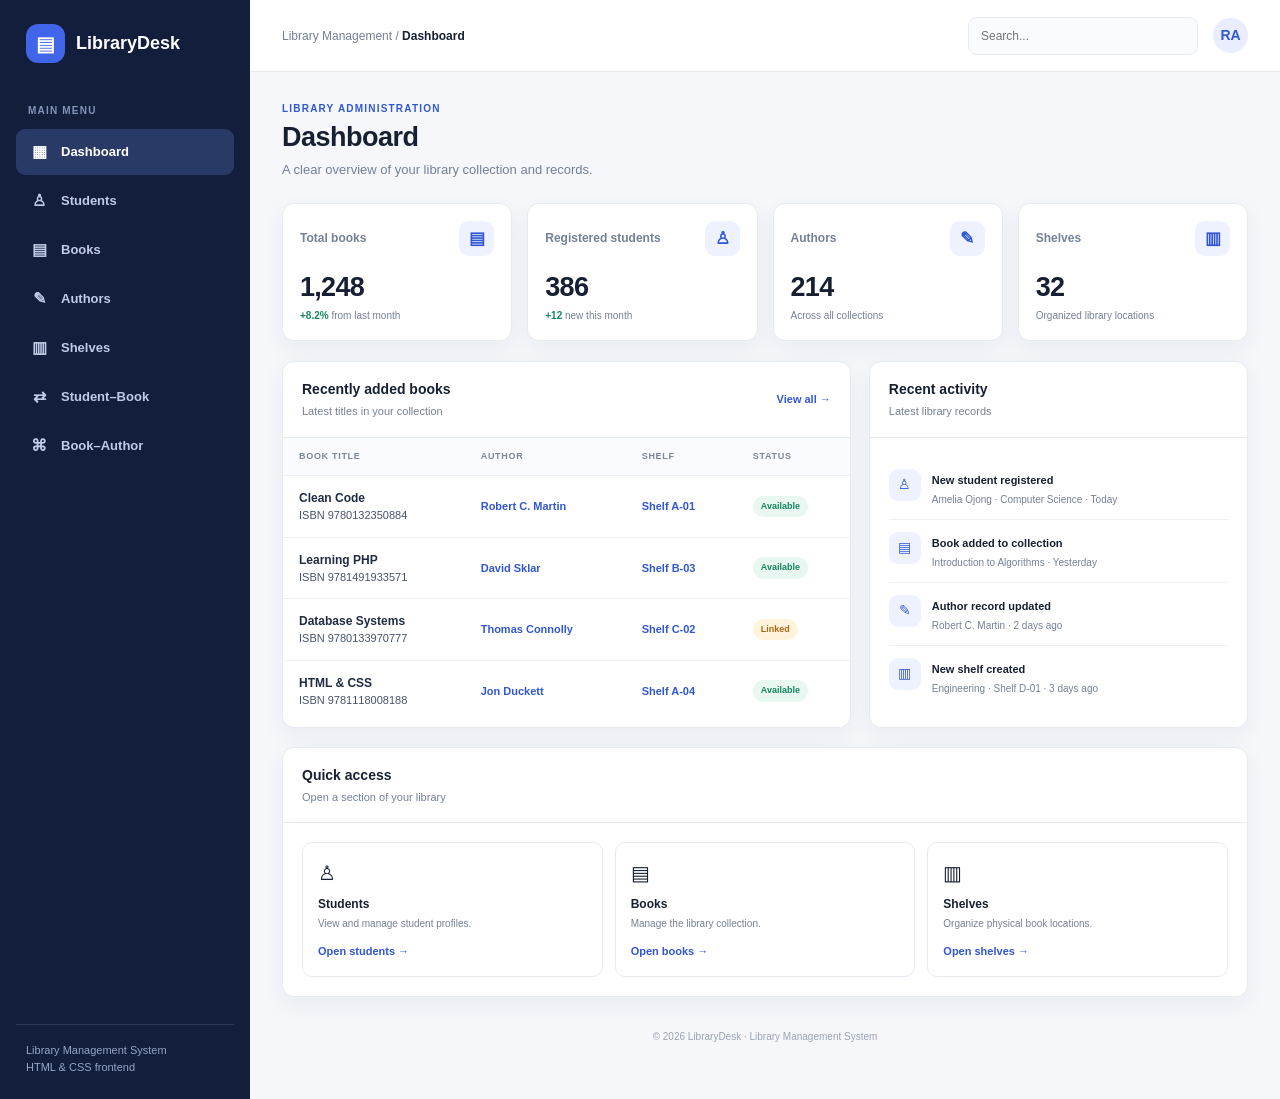
<file: frontend/index.html>
<!DOCTYPE html>
<html lang="en">
  <head>
    <meta charset="UTF-8">
    <meta http-equiv="refresh" content="0; url=library_system_frontend/index.html">
    <title>Redirecting to Library Management System</title>
    <script>
      window.location.href = "library_system_frontend/index.html";
    </script>
  </head>
  <body>
    <p>Redirecting to <a href="library_system_frontend/index.html">LibraryDesk Dashboard</a>...</p>
  </body>
</html>
</file>
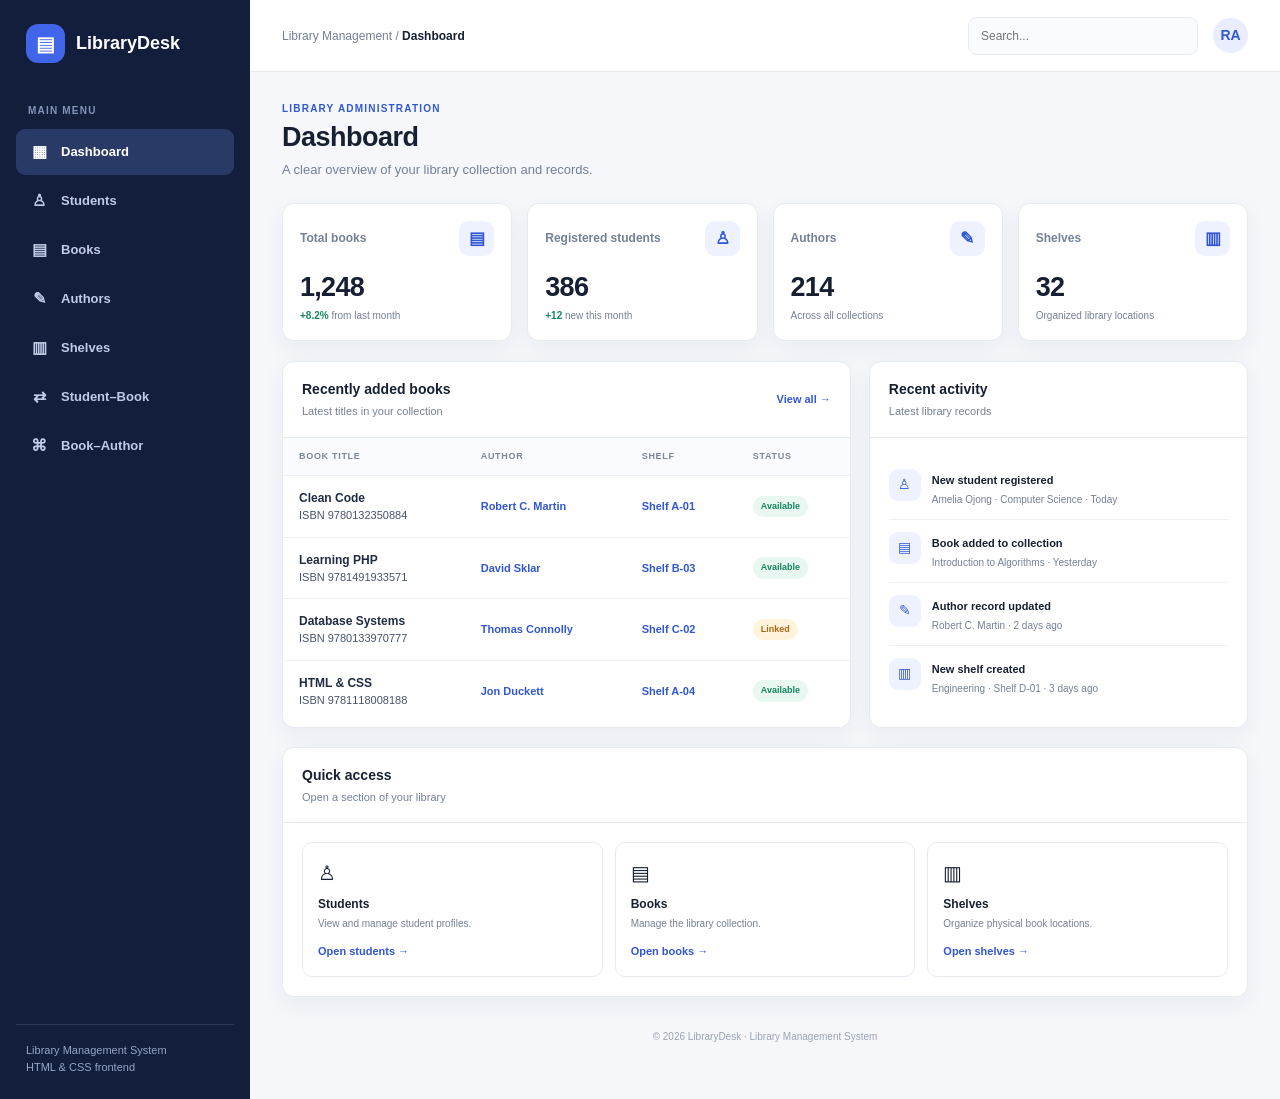
<file: frontend/library_system_frontend/index.html>
<!DOCTYPE html>
<html lang="en">
  <head>
    <meta charset="UTF-8">
    <meta name="viewport" content="width=device-width, initial-scale=1.0">
    <title>Dashboard | Library Management System</title>
    <link rel="stylesheet" href="css/style.css">
  </head>
  <body>
    <div class="layout">
      <!-- Sidebar Navigation -->
      <aside class="sidebar">
        <a class="brand" href="index.html">
          <span class="brand-icon">▤</span>
          <span>LibraryDesk</span>
        </a>

        <div class="nav-label">Main menu</div>
        <nav class="nav">
          <a class="active" href="index.html">
            <span class="nav-icon">▦</span>
            <span>Dashboard</span>
          </a>
          <a href="students.html">
            <span class="nav-icon">♙</span>
            <span>Students</span>
          </a>
          <a href="books.html">
            <span class="nav-icon">▤</span>
            <span>Books</span>
          </a>
          <a href="authors.html">
            <span class="nav-icon">✎</span>
            <span>Authors</span>
          </a>
          <a href="shelves.html">
            <span class="nav-icon">▥</span>
            <span>Shelves</span>
          </a>
          <a href="student-books.html">
            <span class="nav-icon">⇄</span>
            <span>Student–Book</span>
          </a>
          <a href="book-authors.html">
            <span class="nav-icon">⌘</span>
            <span>Book–Author</span>
          </a>
        </nav>

        <div class="side-note">
          Library Management System<br>
          HTML &amp; CSS frontend
        </div>
      </aside>

      <!-- Main Content Area -->
      <main class="main">
        <!-- Topbar -->
        <header class="topbar">
          <div class="crumb">
            <a href="index.html">Library Management</a>
            <span> / </span>
            <strong>Dashboard</strong>
          </div>
          <div class="top-right">
            <input class="top-search" type="search" placeholder="Search...">
            <div class="avatar">RA</div>
          </div>
        </header>

        <!-- Content Section -->
        <section class="content">
          <!-- Page Header -->
          <div class="page-head">
            <div>
              <div class="eyebrow">Library administration</div>
              <h1>Dashboard</h1>
              <p class="subtitle">A clear overview of your library collection and records.</p>
            </div>
          </div>

          <!-- Stats Grid -->
          <div class="stats">
            <div class="stat">
              <div class="stat-top">
                <span>Total books</span>
                <span class="stat-icon">▤</span>
              </div>
              <div class="stat-value">1,248</div>
              <div class="stat-note"><span class="up">+8.2%</span> from last month</div>
            </div>

            <div class="stat">
              <div class="stat-top">
                <span>Registered students</span>
                <span class="stat-icon">♙</span>
              </div>
              <div class="stat-value">386</div>
              <div class="stat-note"><span class="up">+12</span> new this month</div>
            </div>

            <div class="stat">
              <div class="stat-top">
                <span>Authors</span>
                <span class="stat-icon">✎</span>
              </div>
              <div class="stat-value">214</div>
              <div class="stat-note">Across all collections</div>
            </div>

            <div class="stat">
              <div class="stat-top">
                <span>Shelves</span>
                <span class="stat-icon">▥</span>
              </div>
              <div class="stat-value">32</div>
              <div class="stat-note">Organized library locations</div>
            </div>
          </div>

          <!-- Two Column Section -->
          <div class="two-col">
            <!-- Recently Added Books -->
            <section class="panel">
              <div class="panel-head">
                <div>
                  <h2>Recently added books</h2>
                  <p>Latest titles in your collection</p>
                </div>
                <a class="link" href="books.html">View all →</a>
              </div>
              <div class="table-scroll">
                <table>
                  <thead>
                    <tr>
                      <th>Book title</th>
                      <th>Author</th>
                      <th>Shelf</th>
                      <th>Status</th>
                    </tr>
                  </thead>
                  <tbody>
                    <tr>
                      <td>
                        <strong>Clean Code</strong><br>
                        ISBN 9780132350884
                      </td>
                      <td><a class="link" href="authors.html">Robert C. Martin</a></td>
                      <td><a class="link" href="shelves.html">Shelf A-01</a></td>
                      <td><span class="status">Available</span></td>
                    </tr>
                    <tr>
                      <td>
                        <strong>Learning PHP</strong><br>
                        ISBN 9781491933571
                      </td>
                      <td><a class="link" href="authors.html">David Sklar</a></td>
                      <td><a class="link" href="shelves.html">Shelf B-03</a></td>
                      <td><span class="status">Available</span></td>
                    </tr>
                    <tr>
                      <td>
                        <strong>Database Systems</strong><br>
                        ISBN 9780133970777
                      </td>
                      <td><a class="link" href="authors.html">Thomas Connolly</a></td>
                      <td><a class="link" href="shelves.html">Shelf C-02</a></td>
                      <td><span class="status pending">Linked</span></td>
                    </tr>
                    <tr>
                      <td>
                        <strong>HTML &amp; CSS</strong><br>
                        ISBN 9781118008188
                      </td>
                      <td><a class="link" href="authors.html">Jon Duckett</a></td>
                      <td><a class="link" href="shelves.html">Shelf A-04</a></td>
                      <td><span class="status">Available</span></td>
                    </tr>
                  </tbody>
                </table>
              </div>
            </section>

            <!-- Recent Activity -->
            <section class="panel">
              <div class="panel-head">
                <div>
                  <h2>Recent activity</h2>
                  <p>Latest library records</p>
                </div>
              </div>
              <div class="panel-body">
                <div class="activity">
                  <div class="activity-icon">♙</div>
                  <div>
                    <strong>New student registered</strong>
                    <p>Amelia Ojong · Computer Science · Today</p>
                  </div>
                </div>
                <div class="activity">
                  <div class="activity-icon">▤</div>
                  <div>
                    <strong>Book added to collection</strong>
                    <p>Introduction to Algorithms · Yesterday</p>
                  </div>
                </div>
                <div class="activity">
                  <div class="activity-icon">✎</div>
                  <div>
                    <strong>Author record updated</strong>
                    <p>Robert C. Martin · 2 days ago</p>
                  </div>
                </div>
                <div class="activity">
                  <div class="activity-icon">▥</div>
                  <div>
                    <strong>New shelf created</strong>
                    <p>Engineering · Shelf D-01 · 3 days ago</p>
                  </div>
                </div>
              </div>
            </section>
          </div>

          <!-- Quick Access Section -->
          <section class="panel">
            <div class="panel-head">
              <div>
                <h2>Quick access</h2>
                <p>Open a section of your library</p>
              </div>
            </div>
            <div class="panel-body">
              <div class="quick-grid">
                <a class="quick-card" href="students.html">
                  <span class="qicon">♙</span>
                  <h3>Students</h3>
                  <p>View and manage student profiles.</p>
                  <span class="link">Open students →</span>
                </a>
                <a class="quick-card" href="books.html">
                  <span class="qicon">▤</span>
                  <h3>Books</h3>
                  <p>Manage the library collection.</p>
                  <span class="link">Open books →</span>
                </a>
                <a class="quick-card" href="shelves.html">
                  <span class="qicon">▥</span>
                  <h3>Shelves</h3>
                  <p>Organize physical book locations.</p>
                  <span class="link">Open shelves →</span>
                </a>
              </div>
            </div>
          </section>

          <!-- Footer -->
          <footer class="footer">
            © 2026 LibraryDesk · Library Management System
          </footer>
        </section>
      </main>
    </div>

    <!-- JavaScript Application Script -->
    <script src="js/app.js"></script>
  </body>
</html>
</file>
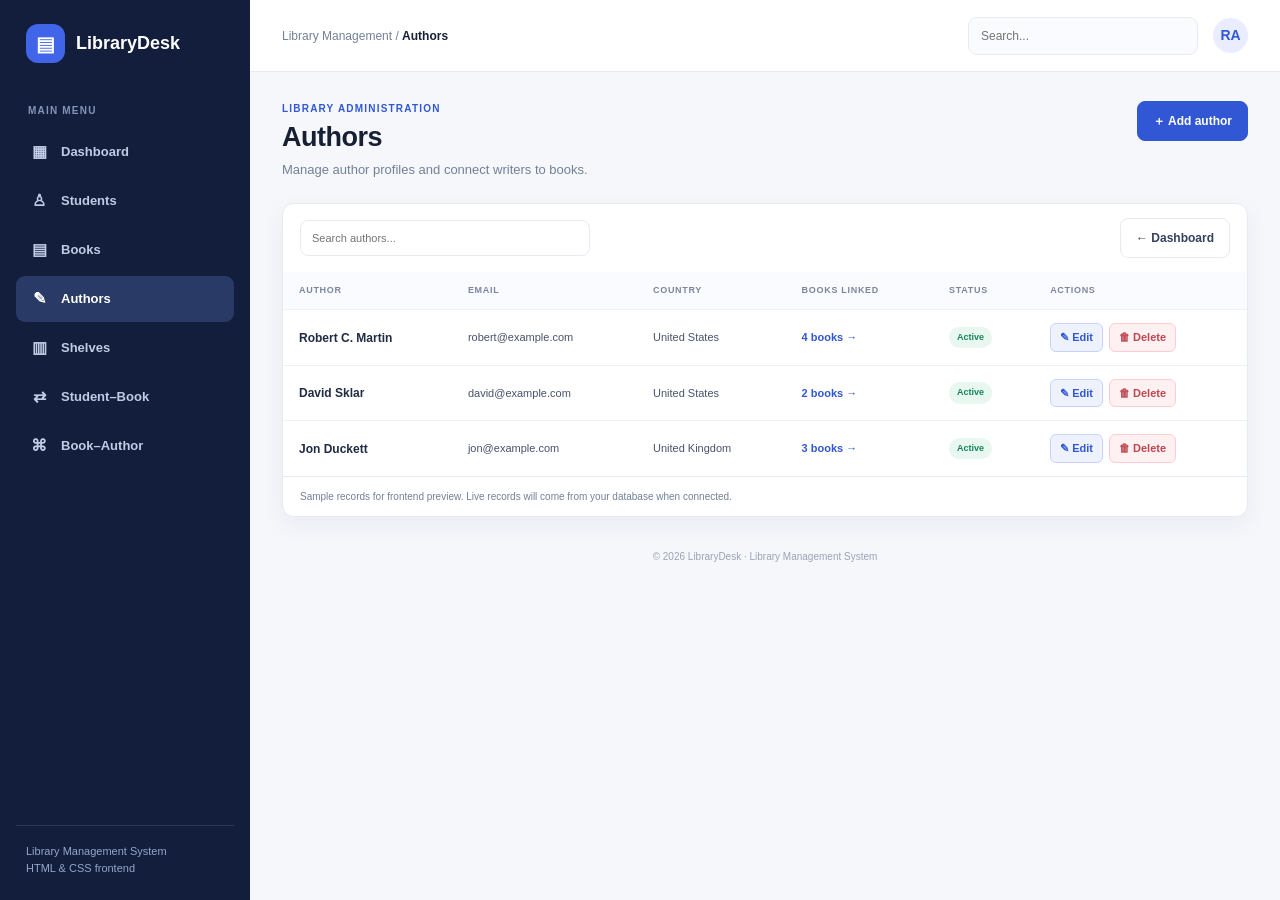
<file: frontend/library_system_frontend/authors.html>
<!DOCTYPE html>
<html lang="en">
  <head>
    <meta charset="UTF-8">
    <meta name="viewport" content="width=device-width, initial-scale=1.0">
    <title>Authors | Library Management System</title>
    <link rel="stylesheet" href="css/style.css">
  </head>
  <body>
    <div class="layout">
      <!-- Sidebar Navigation -->
      <aside class="sidebar">
        <a class="brand" href="index.html">
          <span class="brand-icon">▤</span>
          <span>LibraryDesk</span>
        </a>

        <div class="nav-label">Main menu</div>
        <nav class="nav">
          <a href="index.html">
            <span class="nav-icon">▦</span>
            <span>Dashboard</span>
          </a>
          <a href="students.html">
            <span class="nav-icon">♙</span>
            <span>Students</span>
          </a>
          <a href="books.html">
            <span class="nav-icon">▤</span>
            <span>Books</span>
          </a>
          <a class="active" href="authors.html">
            <span class="nav-icon">✎</span>
            <span>Authors</span>
          </a>
          <a href="shelves.html">
            <span class="nav-icon">▥</span>
            <span>Shelves</span>
          </a>
          <a href="student-books.html">
            <span class="nav-icon">⇄</span>
            <span>Student–Book</span>
          </a>
          <a href="book-authors.html">
            <span class="nav-icon">⌘</span>
            <span>Book–Author</span>
          </a>
        </nav>

        <div class="side-note">
          Library Management System<br>
          HTML &amp; CSS frontend
        </div>
      </aside>

      <!-- Main Content Area -->
      <main class="main">
        <!-- Topbar -->
        <header class="topbar">
          <div class="crumb">
            <a href="index.html">Library Management</a>
            <span> / </span>
            <strong>Authors</strong>
          </div>
          <div class="top-right">
            <input class="top-search" type="search" placeholder="Search...">
            <div class="avatar">RA</div>
          </div>
        </header>

        <!-- Content Section -->
        <section class="content">
          <!-- Page Header -->
          <div class="page-head">
            <div>
              <div class="eyebrow">Library administration</div>
              <h1>Authors</h1>
              <p class="subtitle">Manage author profiles and connect writers to books.</p>
            </div>
            <button class="btn" type="button" data-open-modal="createAuthorModal">＋ Add author</button>
          </div>

          <!-- Authors Table Panel -->
          <section class="panel">
            <div class="toolbar">
              <input class="search" type="search" placeholder="Search authors...">
              <a class="btn btn-light" href="index.html">← Dashboard</a>
            </div>

            <div class="table-scroll">
              <table>
                <thead>
                  <tr>
                    <th>Author</th>
                    <th>Email</th>
                    <th>Country</th>
                    <th>Books linked</th>
                    <th>Status</th>
                    <th>Actions</th>
                  </tr>
                </thead>
                <tbody>
                  <tr>
                    <td><strong>Robert C. Martin</strong></td>
                    <td>robert@example.com</td>
                    <td>United States</td>
                    <td><a class="link" href="books.html">4 books →</a></td>
                    <td><span class="status">Active</span></td>
                    <td>
                      <div class="table-actions">
                        <button
                          class="btn btn-sm btn-edit"
                          type="button"
                          data-open-modal="editAuthorModal"
                          data-first-name="Robert C."
                          data-last-name="Martin"
                          data-email="robert@example.com"
                          data-country="United States"
                          data-status="Active"
                          data-bio="Known as Uncle Bob. Software engineer and bestselling author of Clean Code and Clean Architecture."
                        >
                          ✎ Edit
                        </button>
                        <button class="btn btn-sm btn-delete" type="button">🗑 Delete</button>
                      </div>
                    </td>
                  </tr>
                  <tr>
                    <td><strong>David Sklar</strong></td>
                    <td>david@example.com</td>
                    <td>United States</td>
                    <td><a class="link" href="books.html">2 books →</a></td>
                    <td><span class="status">Active</span></td>
                    <td>
                      <div class="table-actions">
                        <button
                          class="btn btn-sm btn-edit"
                          type="button"
                          data-open-modal="editAuthorModal"
                          data-first-name="David"
                          data-last-name="Sklar"
                          data-email="david@example.com"
                          data-country="United States"
                          data-status="Active"
                          data-bio="Author of Learning PHP and PHP Cookbook with extensive backend engineering background."
                        >
                          ✎ Edit
                        </button>
                        <button class="btn btn-sm btn-delete" type="button">🗑 Delete</button>
                      </div>
                    </td>
                  </tr>
                  <tr>
                    <td><strong>Jon Duckett</strong></td>
                    <td>jon@example.com</td>
                    <td>United Kingdom</td>
                    <td><a class="link" href="books.html">3 books →</a></td>
                    <td><span class="status">Active</span></td>
                    <td>
                      <div class="table-actions">
                        <button
                          class="btn btn-sm btn-edit"
                          type="button"
                          data-open-modal="editAuthorModal"
                          data-first-name="Jon"
                          data-last-name="Duckett"
                          data-email="jon@example.com"
                          data-country="United Kingdom"
                          data-status="Active"
                          data-bio="Designer and bestselling author creating highly visual, world-renowned web development guides."
                        >
                          ✎ Edit
                        </button>
                        <button class="btn btn-sm btn-delete" type="button">🗑 Delete</button>
                      </div>
                    </td>
                  </tr>
                </tbody>
              </table>
            </div>

            <div class="hint">
              Sample records for frontend preview. Live records will come from your database when connected.
            </div>
          </section>

          <!-- Footer -->
          <footer class="footer">
            © 2026 LibraryDesk · Library Management System
          </footer>
        </section>
      </main>
    </div>

    <!-- ======================================================================
         CREATE AUTHOR MODAL
         ====================================================================== -->
    <div class="modal-backdrop" id="createAuthorModal" aria-hidden="true" role="dialog" aria-modal="true">
      <div class="modal-card">
        <div class="modal-header">
          <div class="modal-header-text">
            <h3>Add new author</h3>
            <p>Register a writer profile to associate with books in your collection.</p>
          </div>
          <button class="modal-close" type="button" data-close-modal aria-label="Close modal">✕</button>
        </div>

        <div class="modal-body">
          <form id="createAuthorForm">
            <div class="form-grid">
              <div class="field">
                <label for="create-author-first-name">First name</label>
                <input id="create-author-first-name" type="text" placeholder="Enter first name" required>
              </div>

              <div class="field">
                <label for="create-author-last-name">Last name</label>
                <input id="create-author-last-name" type="text" placeholder="Enter last name" required>
              </div>

              <div class="field">
                <label for="create-author-email">Email address</label>
                <input id="create-author-email" type="email" placeholder="Enter email address">
              </div>

              <div class="field">
                <label for="create-author-country">Country</label>
                <input id="create-author-country" type="text" placeholder="e.g. United States">
              </div>

              <div class="field full">
                <label for="create-author-status">Status</label>
                <select id="create-author-status">
                  <option value="Active">Active</option>
                  <option value="Inactive">Inactive</option>
                </select>
              </div>

              <div class="field full">
                <label for="create-author-bio">Biography</label>
                <textarea id="create-author-bio" placeholder="Brief author background..."></textarea>
              </div>
            </div>
          </form>
        </div>

        <div class="modal-footer">
          <button class="btn btn-light" type="button" data-close-modal>Cancel</button>
          <button class="btn btn-save" type="button" data-action="Author created">Save author</button>
        </div>
      </div>
    </div>

    <!-- ======================================================================
         EDIT / UPDATE AUTHOR MODAL
         ====================================================================== -->
    <div class="modal-backdrop" id="editAuthorModal" aria-hidden="true" role="dialog" aria-modal="true">
      <div class="modal-card">
        <div class="modal-header">
          <div class="modal-header-text">
            <h3>Edit author profile</h3>
            <p>Update personal information, country, and bio details.</p>
          </div>
          <button class="modal-close" type="button" data-close-modal aria-label="Close modal">✕</button>
        </div>

        <div class="modal-body">
          <form id="editAuthorForm">
            <div class="form-grid">
              <div class="field">
                <label for="edit-first-name">First name</label>
                <input id="edit-first-name" type="text" placeholder="First name" required>
              </div>

              <div class="field">
                <label for="edit-last-name">Last name</label>
                <input id="edit-last-name" type="text" placeholder="Last name" required>
              </div>

              <div class="field">
                <label for="edit-email">Email address</label>
                <input id="edit-email" type="email" placeholder="Email address">
              </div>

              <div class="field">
                <label for="edit-country">Country</label>
                <input id="edit-country" type="text" placeholder="Country">
              </div>

              <div class="field full">
                <label for="edit-status">Status</label>
                <select id="edit-status">
                  <option value="Active">Active</option>
                  <option value="Inactive">Inactive</option>
                </select>
              </div>

              <div class="field full">
                <label for="edit-bio">Biography</label>
                <textarea id="edit-bio" placeholder="Author biography..."></textarea>
              </div>
            </div>
          </form>
        </div>

        <div class="modal-footer">
          <button class="btn btn-light" type="button" data-close-modal>Cancel</button>
          <button class="btn btn-save" type="button" data-action="Author updated">Update author</button>
        </div>
      </div>
    </div>

    <!-- JavaScript Application Script -->
    <script src="js/app.js"></script>
  </body>
</html>
</file>
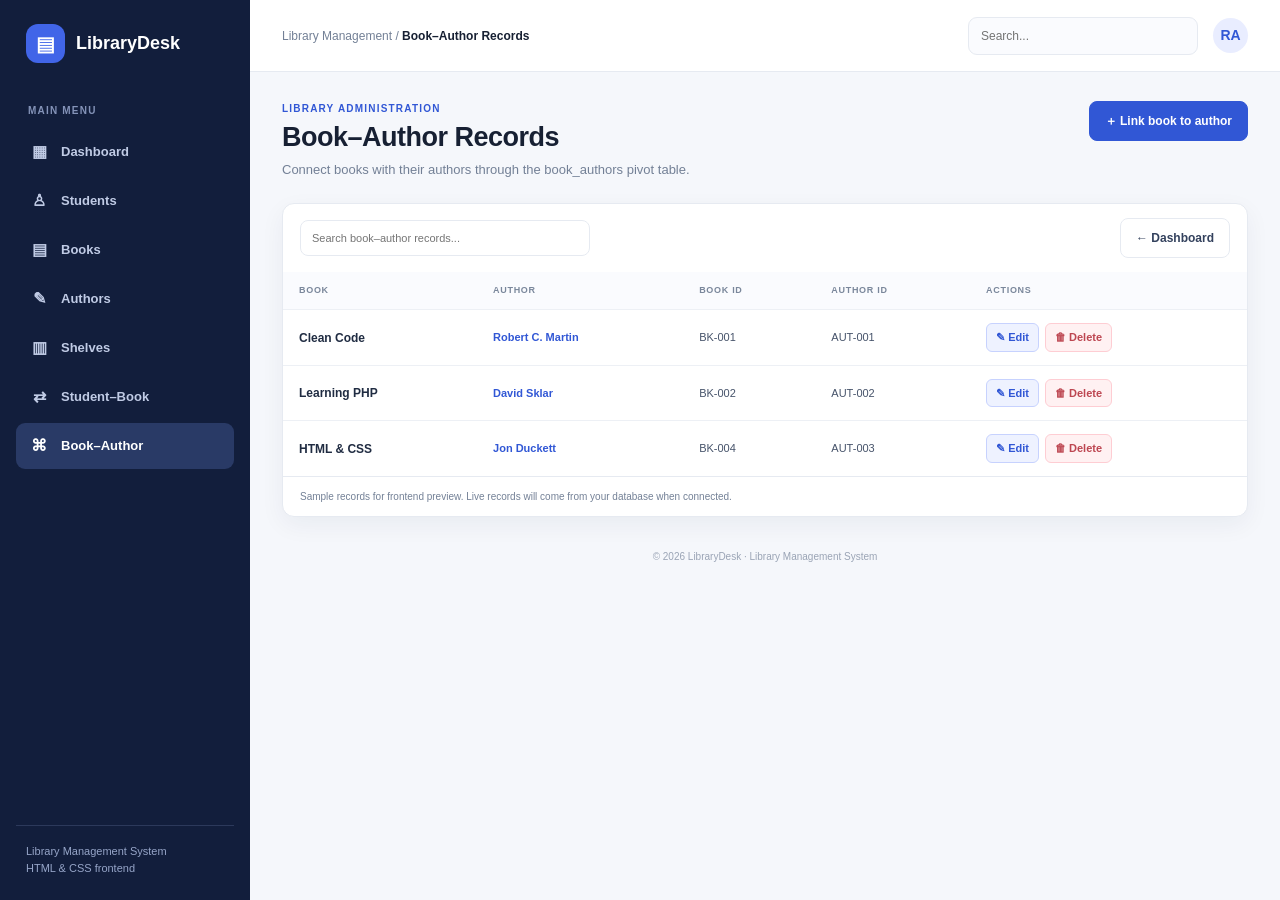
<file: frontend/library_system_frontend/book-authors.html>
<!DOCTYPE html>
<html lang="en">
  <head>
    <meta charset="UTF-8">
    <meta name="viewport" content="width=device-width, initial-scale=1.0">
    <title>Book–Author Records | Library Management System</title>
    <link rel="stylesheet" href="css/style.css">
  </head>
  <body>
    <div class="layout">
      <!-- Sidebar Navigation -->
      <aside class="sidebar">
        <a class="brand" href="index.html">
          <span class="brand-icon">▤</span>
          <span>LibraryDesk</span>
        </a>

        <div class="nav-label">Main menu</div>
        <nav class="nav">
          <a href="index.html">
            <span class="nav-icon">▦</span>
            <span>Dashboard</span>
          </a>
          <a href="students.html">
            <span class="nav-icon">♙</span>
            <span>Students</span>
          </a>
          <a href="books.html">
            <span class="nav-icon">▤</span>
            <span>Books</span>
          </a>
          <a href="authors.html">
            <span class="nav-icon">✎</span>
            <span>Authors</span>
          </a>
          <a href="shelves.html">
            <span class="nav-icon">▥</span>
            <span>Shelves</span>
          </a>
          <a href="student-books.html">
            <span class="nav-icon">⇄</span>
            <span>Student–Book</span>
          </a>
          <a class="active" href="book-authors.html">
            <span class="nav-icon">⌘</span>
            <span>Book–Author</span>
          </a>
        </nav>

        <div class="side-note">
          Library Management System<br>
          HTML &amp; CSS frontend
        </div>
      </aside>

      <!-- Main Content Area -->
      <main class="main">
        <!-- Topbar -->
        <header class="topbar">
          <div class="crumb">
            <a href="index.html">Library Management</a>
            <span> / </span>
            <strong>Book–Author Records</strong>
          </div>
          <div class="top-right">
            <input class="top-search" type="search" placeholder="Search...">
            <div class="avatar">RA</div>
          </div>
        </header>

        <!-- Content Section -->
        <section class="content">
          <!-- Page Header -->
          <div class="page-head">
            <div>
              <div class="eyebrow">Library administration</div>
              <h1>Book–Author Records</h1>
              <p class="subtitle">Connect books with their authors through the book_authors pivot table.</p>
            </div>
            <button class="btn" type="button" data-open-modal="createBookAuthorModal">＋ Link book to author</button>
          </div>

          <!-- Book-Author Table Panel -->
          <section class="panel">
            <div class="toolbar">
              <input class="search" type="search" placeholder="Search book–author records...">
              <a class="btn btn-light" href="index.html">← Dashboard</a>
            </div>

            <div class="table-scroll">
              <table>
                <thead>
                  <tr>
                    <th>Book</th>
                    <th>Author</th>
                    <th>Book ID</th>
                    <th>Author ID</th>
                    <th>Actions</th>
                  </tr>
                </thead>
                <tbody>
                  <tr>
                    <td>
                      <a class="link" href="books.html"><strong>Clean Code</strong></a>
                    </td>
                    <td>
                      <a class="link" href="authors.html">Robert C. Martin</a>
                    </td>
                    <td>BK-001</td>
                    <td>AUT-001</td>
                    <td>
                      <div class="table-actions">
                        <button
                          class="btn btn-sm btn-edit"
                          type="button"
                          data-open-modal="editBookAuthorModal"
                          data-book="Clean Code"
                          data-author="Robert C. Martin"
                          data-book-id="BK-001"
                          data-author-id="AUT-001"
                        >
                          ✎ Edit
                        </button>
                        <button class="btn btn-sm btn-delete" type="button">🗑 Delete</button>
                      </div>
                    </td>
                  </tr>
                  <tr>
                    <td>
                      <a class="link" href="books.html"><strong>Learning PHP</strong></a>
                    </td>
                    <td>
                      <a class="link" href="authors.html">David Sklar</a>
                    </td>
                    <td>BK-002</td>
                    <td>AUT-002</td>
                    <td>
                      <div class="table-actions">
                        <button
                          class="btn btn-sm btn-edit"
                          type="button"
                          data-open-modal="editBookAuthorModal"
                          data-book="Learning PHP"
                          data-author="David Sklar"
                          data-book-id="BK-002"
                          data-author-id="AUT-002"
                        >
                          ✎ Edit
                        </button>
                        <button class="btn btn-sm btn-delete" type="button">🗑 Delete</button>
                      </div>
                    </td>
                  </tr>
                  <tr>
                    <td>
                      <a class="link" href="books.html"><strong>HTML &amp; CSS</strong></a>
                    </td>
                    <td>
                      <a class="link" href="authors.html">Jon Duckett</a>
                    </td>
                    <td>BK-004</td>
                    <td>AUT-003</td>
                    <td>
                      <div class="table-actions">
                        <button
                          class="btn btn-sm btn-edit"
                          type="button"
                          data-open-modal="editBookAuthorModal"
                          data-book="HTML &amp; CSS"
                          data-author="Jon Duckett"
                          data-book-id="BK-004"
                          data-author-id="AUT-003"
                        >
                          ✎ Edit
                        </button>
                        <button class="btn btn-sm btn-delete" type="button">🗑 Delete</button>
                      </div>
                    </td>
                  </tr>
                </tbody>
              </table>
            </div>

            <div class="hint">
              Sample records for frontend preview. Live records will come from your database when connected.
            </div>
          </section>

          <!-- Footer -->
          <footer class="footer">
            © 2026 LibraryDesk · Library Management System
          </footer>
        </section>
      </main>
    </div>

    <!-- ======================================================================
         CREATE BOOK-AUTHOR MODAL
         ====================================================================== -->
    <div class="modal-backdrop" id="createBookAuthorModal" aria-hidden="true" role="dialog" aria-modal="true">
      <div class="modal-card">
        <div class="modal-header">
          <div class="modal-header-text">
            <h3>Link book to author</h3>
            <p>Connect a publication title to an author in your catalog.</p>
          </div>
          <button class="modal-close" type="button" data-close-modal aria-label="Close modal">✕</button>
        </div>

        <div class="modal-body">
          <form id="createBookAuthorForm">
            <div class="form-grid">
              <div class="field">
                <label for="create-book-choice">Book</label>
                <select id="create-book-choice" required>
                  <option value="">Select a book</option>
                  <option value="Clean Code">Clean Code (BK-001)</option>
                  <option value="Learning PHP">Learning PHP (BK-002)</option>
                  <option value="Database Systems">Database Systems (BK-003)</option>
                  <option value="HTML &amp; CSS">HTML &amp; CSS (BK-004)</option>
                </select>
              </div>

              <div class="field">
                <label for="create-author-choice">Author</label>
                <select id="create-author-choice" required>
                  <option value="">Select an author</option>
                  <option value="Robert C. Martin">Robert C. Martin (AUT-001)</option>
                  <option value="David Sklar">David Sklar (AUT-002)</option>
                  <option value="Jon Duckett">Jon Duckett (AUT-003)</option>
                </select>
              </div>
            </div>
          </form>
        </div>

        <div class="modal-footer">
          <button class="btn btn-light" type="button" data-close-modal>Cancel</button>
          <button class="btn btn-save" type="button" data-action="Book-Author linked">Save association</button>
        </div>
      </div>
    </div>

    <!-- ======================================================================
         EDIT / UPDATE BOOK-AUTHOR MODAL
         ====================================================================== -->
    <div class="modal-backdrop" id="editBookAuthorModal" aria-hidden="true" role="dialog" aria-modal="true">
      <div class="modal-card">
        <div class="modal-header">
          <div class="modal-header-text">
            <h3>Edit book–author association</h3>
            <p>Modify the connected book or designated contributing author.</p>
          </div>
          <button class="modal-close" type="button" data-close-modal aria-label="Close modal">✕</button>
        </div>

        <div class="modal-body">
          <form id="editBookAuthorForm">
            <div class="form-grid">
              <div class="field">
                <label for="edit-book">Book</label>
                <select id="edit-book" required>
                  <option value="Clean Code">Clean Code</option>
                  <option value="Learning PHP">Learning PHP</option>
                  <option value="Database Systems">Database Systems</option>
                  <option value="HTML &amp; CSS">HTML &amp; CSS</option>
                </select>
              </div>

              <div class="field">
                <label for="edit-author">Author</label>
                <select id="edit-author" required>
                  <option value="Robert C. Martin">Robert C. Martin</option>
                  <option value="David Sklar">David Sklar</option>
                  <option value="Jon Duckett">Jon Duckett</option>
                </select>
              </div>
            </div>
          </form>
        </div>

        <div class="modal-footer">
          <button class="btn btn-light" type="button" data-close-modal>Cancel</button>
          <button class="btn btn-save" type="button" data-action="Association updated">Update association</button>
        </div>
      </div>
    </div>

    <!-- JavaScript Application Script -->
    <script src="js/app.js"></script>
  </body>
</html>
</file>
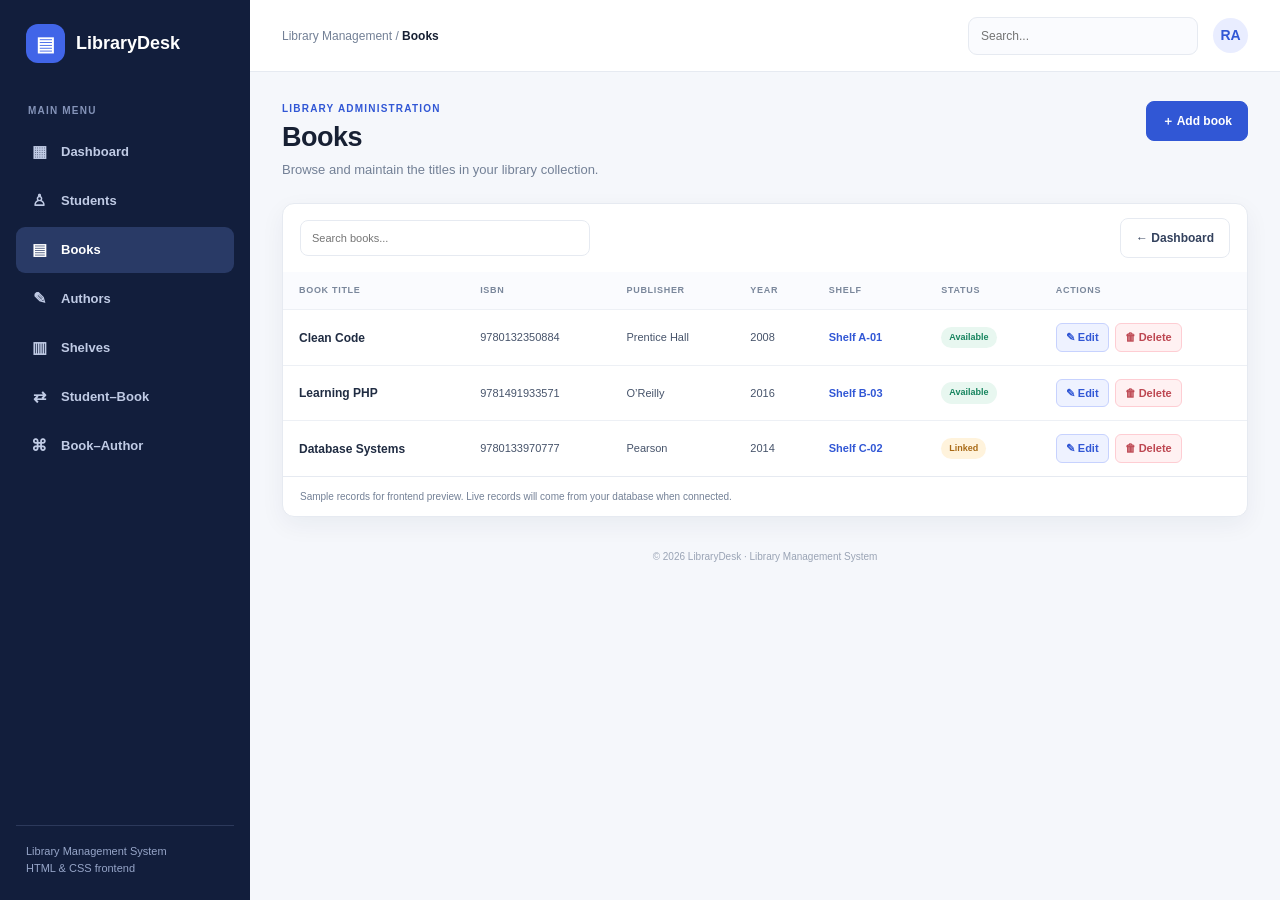
<file: frontend/library_system_frontend/books.html>
<!DOCTYPE html>
<html lang="en">
  <head>
    <meta charset="UTF-8">
    <meta name="viewport" content="width=device-width, initial-scale=1.0">
    <title>Books | Library Management System</title>
    <link rel="stylesheet" href="css/style.css">
  </head>
  <body>
    <div class="layout">
      <!-- Sidebar Navigation -->
      <aside class="sidebar">
        <a class="brand" href="index.html">
          <span class="brand-icon">▤</span>
          <span>LibraryDesk</span>
        </a>

        <div class="nav-label">Main menu</div>
        <nav class="nav">
          <a href="index.html">
            <span class="nav-icon">▦</span>
            <span>Dashboard</span>
          </a>
          <a href="students.html">
            <span class="nav-icon">♙</span>
            <span>Students</span>
          </a>
          <a class="active" href="books.html">
            <span class="nav-icon">▤</span>
            <span>Books</span>
          </a>
          <a href="authors.html">
            <span class="nav-icon">✎</span>
            <span>Authors</span>
          </a>
          <a href="shelves.html">
            <span class="nav-icon">▥</span>
            <span>Shelves</span>
          </a>
          <a href="student-books.html">
            <span class="nav-icon">⇄</span>
            <span>Student–Book</span>
          </a>
          <a href="book-authors.html">
            <span class="nav-icon">⌘</span>
            <span>Book–Author</span>
          </a>
        </nav>

        <div class="side-note">
          Library Management System<br>
          HTML &amp; CSS frontend
        </div>
      </aside>

      <!-- Main Content Area -->
      <main class="main">
        <!-- Topbar -->
        <header class="topbar">
          <div class="crumb">
            <a href="index.html">Library Management</a>
            <span> / </span>
            <strong>Books</strong>
          </div>
          <div class="top-right">
            <input class="top-search" type="search" placeholder="Search...">
            <div class="avatar">RA</div>
          </div>
        </header>

        <!-- Content Section -->
        <section class="content">
          <!-- Page Header -->
          <div class="page-head">
            <div>
              <div class="eyebrow">Library administration</div>
              <h1>Books</h1>
              <p class="subtitle">Browse and maintain the titles in your library collection.</p>
            </div>
            <button class="btn" type="button" data-open-modal="createBookModal">＋ Add book</button>
          </div>

          <!-- Books Table Panel -->
          <section class="panel">
            <div class="toolbar">
              <input class="search" type="search" placeholder="Search books...">
              <a class="btn btn-light" href="index.html">← Dashboard</a>
            </div>

            <div class="table-scroll">
              <table>
                <thead>
                  <tr>
                    <th>Book title</th>
                    <th>ISBN</th>
                    <th>Publisher</th>
                    <th>Year</th>
                    <th>Shelf</th>
                    <th>Status</th>
                    <th>Actions</th>
                  </tr>
                </thead>
                <tbody>
                  <tr>
                    <td><strong>Clean Code</strong></td>
                    <td>9780132350884</td>
                    <td>Prentice Hall</td>
                    <td>2008</td>
                    <td><a class="link" href="shelves.html">Shelf A-01</a></td>
                    <td><span class="status">Available</span></td>
                    <td>
                      <div class="table-actions">
                        <button
                          class="btn btn-sm btn-edit"
                          type="button"
                          data-open-modal="editBookModal"
                          data-title="Clean Code"
                          data-isbn="9780132350884"
                          data-publisher="Prentice Hall"
                          data-year="2008"
                          data-shelf="Shelf A-01"
                          data-status="Available"
                          data-desc="A Handbook of Agile Software Craftsmanship"
                        >
                          ✎ Edit
                        </button>
                        <button class="btn btn-sm btn-delete" type="button">🗑 Delete</button>
                      </div>
                    </td>
                  </tr>
                  <tr>
                    <td><strong>Learning PHP</strong></td>
                    <td>9781491933571</td>
                    <td>O’Reilly</td>
                    <td>2016</td>
                    <td><a class="link" href="shelves.html">Shelf B-03</a></td>
                    <td><span class="status">Available</span></td>
                    <td>
                      <div class="table-actions">
                        <button
                          class="btn btn-sm btn-edit"
                          type="button"
                          data-open-modal="editBookModal"
                          data-title="Learning PHP"
                          data-isbn="9781491933571"
                          data-publisher="O’Reilly"
                          data-year="2016"
                          data-shelf="Shelf B-03"
                          data-status="Available"
                          data-desc="A Gentle Introduction to the Web's Most Popular Language"
                        >
                          ✎ Edit
                        </button>
                        <button class="btn btn-sm btn-delete" type="button">🗑 Delete</button>
                      </div>
                    </td>
                  </tr>
                  <tr>
                    <td><strong>Database Systems</strong></td>
                    <td>9780133970777</td>
                    <td>Pearson</td>
                    <td>2014</td>
                    <td><a class="link" href="shelves.html">Shelf C-02</a></td>
                    <td><span class="status pending">Linked</span></td>
                    <td>
                      <div class="table-actions">
                        <button
                          class="btn btn-sm btn-edit"
                          type="button"
                          data-open-modal="editBookModal"
                          data-title="Database Systems"
                          data-isbn="9780133970777"
                          data-publisher="Pearson"
                          data-year="2014"
                          data-shelf="Shelf C-02"
                          data-status="Linked"
                          data-desc="A Practical Approach to Design, Implementation, and Management"
                        >
                          ✎ Edit
                        </button>
                        <button class="btn btn-sm btn-delete" type="button">🗑 Delete</button>
                      </div>
                    </td>
                  </tr>
                </tbody>
              </table>
            </div>

            <div class="hint">
              Sample records for frontend preview. Live records will come from your database when connected.
            </div>
          </section>

          <!-- Footer -->
          <footer class="footer">
            © 2026 LibraryDesk · Library Management System
          </footer>
        </section>
      </main>
    </div>

    <!-- ======================================================================
         CREATE BOOK MODAL
         ====================================================================== -->
    <div class="modal-backdrop" id="createBookModal" aria-hidden="true" role="dialog" aria-modal="true">
      <div class="modal-card">
        <div class="modal-header">
          <div class="modal-header-text">
            <h3>Add new book</h3>
            <p>Enter the catalog and publication details for this title.</p>
          </div>
          <button class="modal-close" type="button" data-close-modal aria-label="Close modal">✕</button>
        </div>

        <div class="modal-body">
          <form id="createBookForm">
            <div class="form-grid">
              <div class="field full">
                <label for="create-book-title">Book title</label>
                <input id="create-book-title" type="text" placeholder="e.g. Clean Code" required>
              </div>

              <div class="field">
                <label for="create-book-isbn">ISBN</label>
                <input id="create-book-isbn" type="text" placeholder="e.g. 9780132350884" required>
              </div>

              <div class="field">
                <label for="create-book-publisher">Publisher</label>
                <input id="create-book-publisher" type="text" placeholder="e.g. Prentice Hall">
              </div>

              <div class="field">
                <label for="create-book-year">Publication year</label>
                <input id="create-book-year" type="number" placeholder="e.g. 2024">
              </div>

              <div class="field">
                <label for="create-book-shelf">Assigned shelf</label>
                <select id="create-book-shelf">
                  <option value="Shelf A-01">Shelf A-01 (Ground floor - Programming)</option>
                  <option value="Shelf B-03">Shelf B-03 (First floor - Web development)</option>
                  <option value="Shelf C-02">Shelf C-02 (Ground floor - Databases)</option>
                </select>
              </div>

              <div class="field full">
                <label for="create-book-status">Status</label>
                <select id="create-book-status">
                  <option value="Available">Available</option>
                  <option value="Linked">Linked</option>
                  <option value="Borrowed">Borrowed</option>
                </select>
              </div>

              <div class="field full">
                <label for="create-book-desc">Book description</label>
                <textarea id="create-book-desc" placeholder="Brief summary of the book..."></textarea>
              </div>
            </div>
          </form>
        </div>

        <div class="modal-footer">
          <button class="btn btn-light" type="button" data-close-modal>Cancel</button>
          <button class="btn btn-save" type="button" data-action="Book created">Save book</button>
        </div>
      </div>
    </div>

    <!-- ======================================================================
         EDIT / UPDATE BOOK MODAL
         ====================================================================== -->
    <div class="modal-backdrop" id="editBookModal" aria-hidden="true" role="dialog" aria-modal="true">
      <div class="modal-card">
        <div class="modal-header">
          <div class="modal-header-text">
            <h3>Edit book details</h3>
            <p>Update title, ISBN, publisher, and shelf assignment.</p>
          </div>
          <button class="modal-close" type="button" data-close-modal aria-label="Close modal">✕</button>
        </div>

        <div class="modal-body">
          <form id="editBookForm">
            <div class="form-grid">
              <div class="field full">
                <label for="edit-title">Book title</label>
                <input id="edit-title" type="text" placeholder="Book title" required>
              </div>

              <div class="field">
                <label for="edit-isbn">ISBN</label>
                <input id="edit-isbn" type="text" placeholder="ISBN" required>
              </div>

              <div class="field">
                <label for="edit-publisher">Publisher</label>
                <input id="edit-publisher" type="text" placeholder="Publisher">
              </div>

              <div class="field">
                <label for="edit-year">Publication year</label>
                <input id="edit-year" type="number" placeholder="Publication year">
              </div>

              <div class="field">
                <label for="edit-shelf">Assigned shelf</label>
                <select id="edit-shelf">
                  <option value="Shelf A-01">Shelf A-01</option>
                  <option value="Shelf B-03">Shelf B-03</option>
                  <option value="Shelf C-02">Shelf C-02</option>
                </select>
              </div>

              <div class="field full">
                <label for="edit-status">Status</label>
                <select id="edit-status">
                  <option value="Available">Available</option>
                  <option value="Linked">Linked</option>
                  <option value="Borrowed">Borrowed</option>
                </select>
              </div>

              <div class="field full">
                <label for="edit-desc">Book description</label>
                <textarea id="edit-desc" placeholder="Brief summary of the book..."></textarea>
              </div>
            </div>
          </form>
        </div>

        <div class="modal-footer">
          <button class="btn btn-light" type="button" data-close-modal>Cancel</button>
          <button class="btn btn-save" type="button" data-action="Book updated">Update book</button>
        </div>
      </div>
    </div>

    <!-- JavaScript Application Script -->
    <script src="js/app.js"></script>
  </body>
</html>
</file>
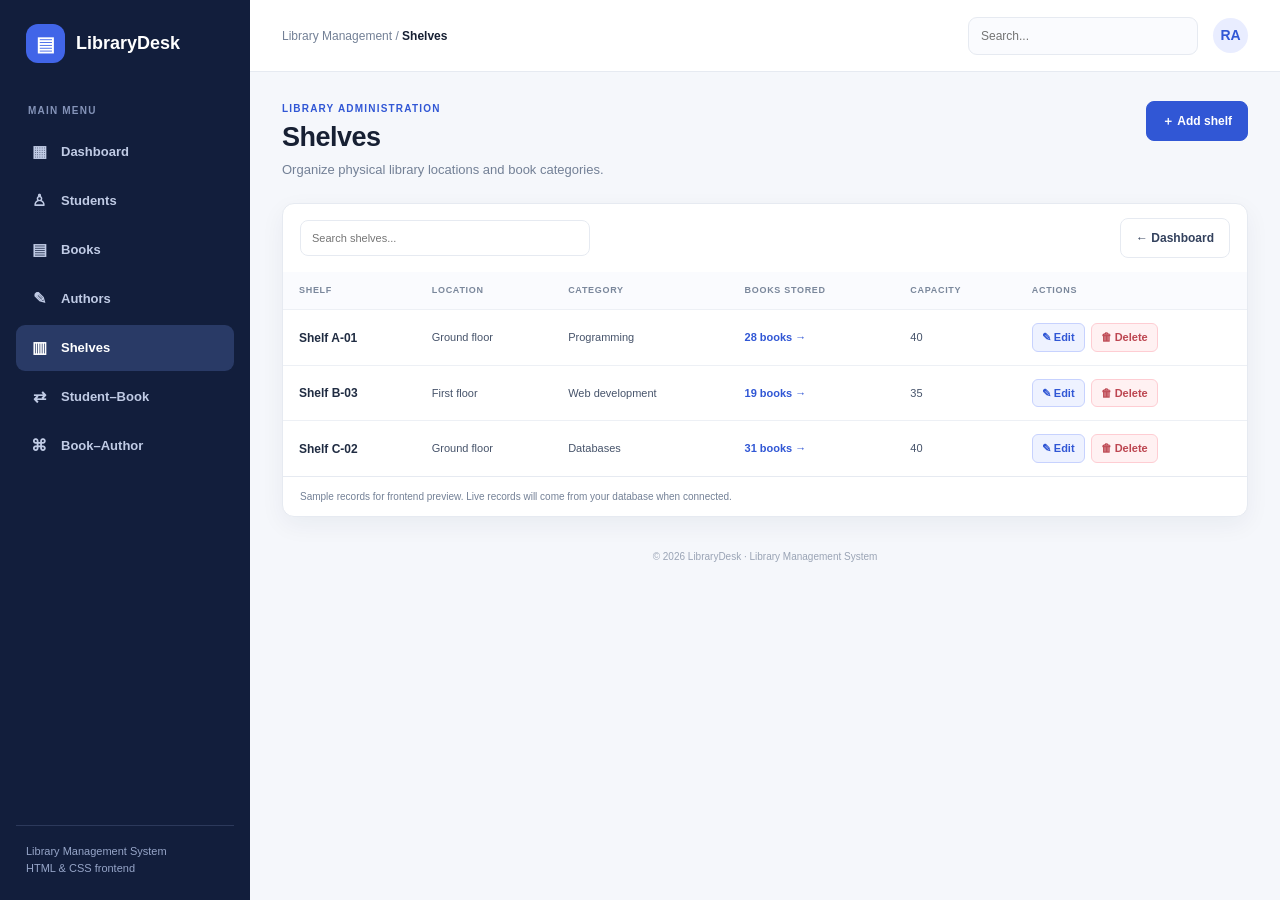
<file: frontend/library_system_frontend/shelves.html>
<!DOCTYPE html>
<html lang="en">
  <head>
    <meta charset="UTF-8">
    <meta name="viewport" content="width=device-width, initial-scale=1.0">
    <title>Shelves | Library Management System</title>
    <link rel="stylesheet" href="css/style.css">
  </head>
  <body>
    <div class="layout">
      <!-- Sidebar Navigation -->
      <aside class="sidebar">
        <a class="brand" href="index.html">
          <span class="brand-icon">▤</span>
          <span>LibraryDesk</span>
        </a>

        <div class="nav-label">Main menu</div>
        <nav class="nav">
          <a href="index.html">
            <span class="nav-icon">▦</span>
            <span>Dashboard</span>
          </a>
          <a href="students.html">
            <span class="nav-icon">♙</span>
            <span>Students</span>
          </a>
          <a href="books.html">
            <span class="nav-icon">▤</span>
            <span>Books</span>
          </a>
          <a href="authors.html">
            <span class="nav-icon">✎</span>
            <span>Authors</span>
          </a>
          <a class="active" href="shelves.html">
            <span class="nav-icon">▥</span>
            <span>Shelves</span>
          </a>
          <a href="student-books.html">
            <span class="nav-icon">⇄</span>
            <span>Student–Book</span>
          </a>
          <a href="book-authors.html">
            <span class="nav-icon">⌘</span>
            <span>Book–Author</span>
          </a>
        </nav>

        <div class="side-note">
          Library Management System<br>
          HTML &amp; CSS frontend
        </div>
      </aside>

      <!-- Main Content Area -->
      <main class="main">
        <!-- Topbar -->
        <header class="topbar">
          <div class="crumb">
            <a href="index.html">Library Management</a>
            <span> / </span>
            <strong>Shelves</strong>
          </div>
          <div class="top-right">
            <input class="top-search" type="search" placeholder="Search...">
            <div class="avatar">RA</div>
          </div>
        </header>

        <!-- Content Section -->
        <section class="content">
          <!-- Page Header -->
          <div class="page-head">
            <div>
              <div class="eyebrow">Library administration</div>
              <h1>Shelves</h1>
              <p class="subtitle">Organize physical library locations and book categories.</p>
            </div>
            <button class="btn" type="button" data-open-modal="createShelfModal">＋ Add shelf</button>
          </div>

          <!-- Shelves Table Panel -->
          <section class="panel">
            <div class="toolbar">
              <input class="search" type="search" placeholder="Search shelves...">
              <a class="btn btn-light" href="index.html">← Dashboard</a>
            </div>

            <div class="table-scroll">
              <table>
                <thead>
                  <tr>
                    <th>Shelf</th>
                    <th>Location</th>
                    <th>Category</th>
                    <th>Books stored</th>
                    <th>Capacity</th>
                    <th>Actions</th>
                  </tr>
                </thead>
                <tbody>
                  <tr>
                    <td><strong>Shelf A-01</strong></td>
                    <td>Ground floor</td>
                    <td>Programming</td>
                    <td><a class="link" href="books.html">28 books →</a></td>
                    <td>40</td>
                    <td>
                      <div class="table-actions">
                        <button
                          class="btn btn-sm btn-edit"
                          type="button"
                          data-open-modal="editShelfModal"
                          data-name="Shelf A-01"
                          data-location="Ground floor"
                          data-category="Programming"
                          data-capacity="40"
                        >
                          ✎ Edit
                        </button>
                        <button class="btn btn-sm btn-delete" type="button">🗑 Delete</button>
                      </div>
                    </td>
                  </tr>
                  <tr>
                    <td><strong>Shelf B-03</strong></td>
                    <td>First floor</td>
                    <td>Web development</td>
                    <td><a class="link" href="books.html">19 books →</a></td>
                    <td>35</td>
                    <td>
                      <div class="table-actions">
                        <button
                          class="btn btn-sm btn-edit"
                          type="button"
                          data-open-modal="editShelfModal"
                          data-name="Shelf B-03"
                          data-location="First floor"
                          data-category="Web development"
                          data-capacity="35"
                        >
                          ✎ Edit
                        </button>
                        <button class="btn btn-sm btn-delete" type="button">🗑 Delete</button>
                      </div>
                    </td>
                  </tr>
                  <tr>
                    <td><strong>Shelf C-02</strong></td>
                    <td>Ground floor</td>
                    <td>Databases</td>
                    <td><a class="link" href="books.html">31 books →</a></td>
                    <td>40</td>
                    <td>
                      <div class="table-actions">
                        <button
                          class="btn btn-sm btn-edit"
                          type="button"
                          data-open-modal="editShelfModal"
                          data-name="Shelf C-02"
                          data-location="Ground floor"
                          data-category="Databases"
                          data-capacity="40"
                        >
                          ✎ Edit
                        </button>
                        <button class="btn btn-sm btn-delete" type="button">🗑 Delete</button>
                      </div>
                    </td>
                  </tr>
                </tbody>
              </table>
            </div>

            <div class="hint">
              Sample records for frontend preview. Live records will come from your database when connected.
            </div>
          </section>

          <!-- Footer -->
          <footer class="footer">
            © 2026 LibraryDesk · Library Management System
          </footer>
        </section>
      </main>
    </div>

    <!-- ======================================================================
         CREATE SHELF MODAL
         ====================================================================== -->
    <div class="modal-backdrop" id="createShelfModal" aria-hidden="true" role="dialog" aria-modal="true">
      <div class="modal-card">
        <div class="modal-header">
          <div class="modal-header-text">
            <h3>Add new shelf</h3>
            <p>Define a storage section and maximum capacity for organizing books.</p>
          </div>
          <button class="modal-close" type="button" data-close-modal aria-label="Close modal">✕</button>
        </div>

        <div class="modal-body">
          <form id="createShelfForm">
            <div class="form-grid">
              <div class="field">
                <label for="create-shelf-name">Shelf name</label>
                <input id="create-shelf-name" type="text" placeholder="e.g. Shelf D-01" required>
              </div>

              <div class="field">
                <label for="create-shelf-location">Location / Floor</label>
                <input id="create-shelf-location" type="text" placeholder="e.g. Ground floor" required>
              </div>

              <div class="field">
                <label for="create-shelf-category">Category</label>
                <input id="create-shelf-category" type="text" placeholder="e.g. Engineering">
              </div>

              <div class="field">
                <label for="create-shelf-capacity">Capacity (books)</label>
                <input id="create-shelf-capacity" type="number" placeholder="e.g. 50">
              </div>
            </div>
          </form>
        </div>

        <div class="modal-footer">
          <button class="btn btn-light" type="button" data-close-modal>Cancel</button>
          <button class="btn btn-save" type="button" data-action="Shelf created">Save shelf</button>
        </div>
      </div>
    </div>

    <!-- ======================================================================
         EDIT / UPDATE SHELF MODAL
         ====================================================================== -->
    <div class="modal-backdrop" id="editShelfModal" aria-hidden="true" role="dialog" aria-modal="true">
      <div class="modal-card">
        <div class="modal-header">
          <div class="modal-header-text">
            <h3>Edit shelf details</h3>
            <p>Update physical location, category label, or maximum capacity.</p>
          </div>
          <button class="modal-close" type="button" data-close-modal aria-label="Close modal">✕</button>
        </div>

        <div class="modal-body">
          <form id="editShelfForm">
            <div class="form-grid">
              <div class="field">
                <label for="edit-name">Shelf name</label>
                <input id="edit-name" type="text" placeholder="Shelf name" required>
              </div>

              <div class="field">
                <label for="edit-location">Location / Floor</label>
                <input id="edit-location" type="text" placeholder="Location" required>
              </div>

              <div class="field">
                <label for="edit-category">Category</label>
                <input id="edit-category" type="text" placeholder="Category">
              </div>

              <div class="field">
                <label for="edit-capacity">Capacity</label>
                <input id="edit-capacity" type="number" placeholder="Capacity">
              </div>
            </div>
          </form>
        </div>

        <div class="modal-footer">
          <button class="btn btn-light" type="button" data-close-modal>Cancel</button>
          <button class="btn btn-save" type="button" data-action="Shelf updated">Update shelf</button>
        </div>
      </div>
    </div>

    <!-- JavaScript Application Script -->
    <script src="js/app.js"></script>
  </body>
</html>
</file>
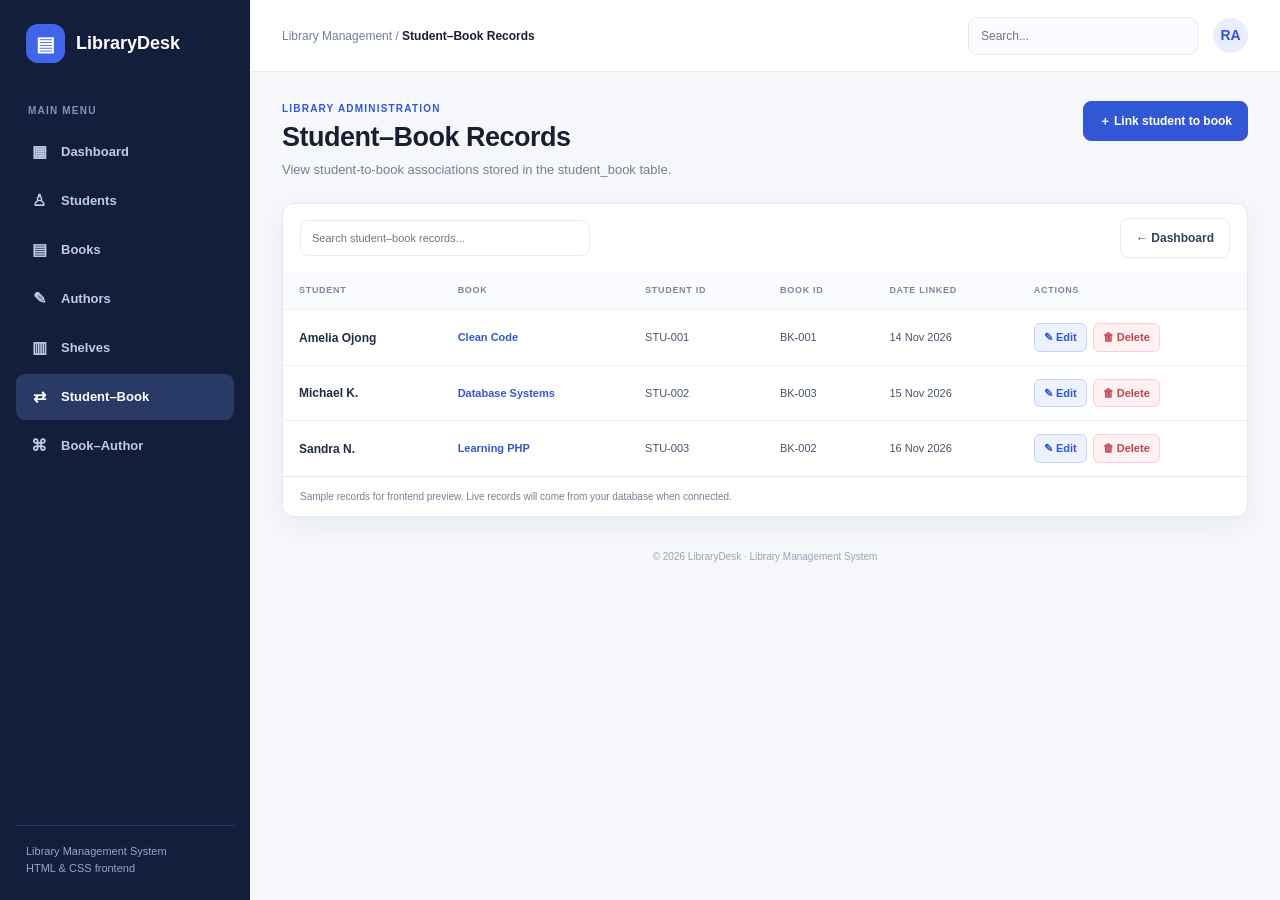
<file: frontend/library_system_frontend/student-books.html>
<!DOCTYPE html>
<html lang="en">
  <head>
    <meta charset="UTF-8">
    <meta name="viewport" content="width=device-width, initial-scale=1.0">
    <title>Student–Book Records | Library Management System</title>
    <link rel="stylesheet" href="css/style.css">
  </head>
  <body>
    <div class="layout">
      <!-- Sidebar Navigation -->
      <aside class="sidebar">
        <a class="brand" href="index.html">
          <span class="brand-icon">▤</span>
          <span>LibraryDesk</span>
        </a>

        <div class="nav-label">Main menu</div>
        <nav class="nav">
          <a href="index.html">
            <span class="nav-icon">▦</span>
            <span>Dashboard</span>
          </a>
          <a href="students.html">
            <span class="nav-icon">♙</span>
            <span>Students</span>
          </a>
          <a href="books.html">
            <span class="nav-icon">▤</span>
            <span>Books</span>
          </a>
          <a href="authors.html">
            <span class="nav-icon">✎</span>
            <span>Authors</span>
          </a>
          <a href="shelves.html">
            <span class="nav-icon">▥</span>
            <span>Shelves</span>
          </a>
          <a class="active" href="student-books.html">
            <span class="nav-icon">⇄</span>
            <span>Student–Book</span>
          </a>
          <a href="book-authors.html">
            <span class="nav-icon">⌘</span>
            <span>Book–Author</span>
          </a>
        </nav>

        <div class="side-note">
          Library Management System<br>
          HTML &amp; CSS frontend
        </div>
      </aside>

      <!-- Main Content Area -->
      <main class="main">
        <!-- Topbar -->
        <header class="topbar">
          <div class="crumb">
            <a href="index.html">Library Management</a>
            <span> / </span>
            <strong>Student–Book Records</strong>
          </div>
          <div class="top-right">
            <input class="top-search" type="search" placeholder="Search...">
            <div class="avatar">RA</div>
          </div>
        </header>

        <!-- Content Section -->
        <section class="content">
          <!-- Page Header -->
          <div class="page-head">
            <div>
              <div class="eyebrow">Library administration</div>
              <h1>Student–Book Records</h1>
              <p class="subtitle">View student-to-book associations stored in the student_book table.</p>
            </div>
            <button class="btn" type="button" data-open-modal="createStudentBookModal">＋ Link student to book</button>
          </div>

          <!-- Student-Book Table Panel -->
          <section class="panel">
            <div class="toolbar">
              <input class="search" type="search" placeholder="Search student–book records...">
              <a class="btn btn-light" href="index.html">← Dashboard</a>
            </div>

            <div class="table-scroll">
              <table>
                <thead>
                  <tr>
                    <th>Student</th>
                    <th>Book</th>
                    <th>Student ID</th>
                    <th>Book ID</th>
                    <th>Date linked</th>
                    <th>Actions</th>
                  </tr>
                </thead>
                <tbody>
                  <tr>
                    <td>
                      <a class="link" href="students.html"><strong>Amelia Ojong</strong></a>
                    </td>
                    <td>
                      <a class="link" href="books.html">Clean Code</a>
                    </td>
                    <td>STU-001</td>
                    <td>BK-001</td>
                    <td>14 Nov 2026</td>
                    <td>
                      <div class="table-actions">
                        <button
                          class="btn btn-sm btn-edit"
                          type="button"
                          data-open-modal="editStudentBookModal"
                          data-student="Amelia Ojong"
                          data-book="Clean Code"
                          data-student-id="STU-001"
                          data-book-id="BK-001"
                          data-date="2026-11-14"
                        >
                          ✎ Edit
                        </button>
                        <button class="btn btn-sm btn-delete" type="button">🗑 Delete</button>
                      </div>
                    </td>
                  </tr>
                  <tr>
                    <td>
                      <a class="link" href="students.html"><strong>Michael K.</strong></a>
                    </td>
                    <td>
                      <a class="link" href="books.html">Database Systems</a>
                    </td>
                    <td>STU-002</td>
                    <td>BK-003</td>
                    <td>15 Nov 2026</td>
                    <td>
                      <div class="table-actions">
                        <button
                          class="btn btn-sm btn-edit"
                          type="button"
                          data-open-modal="editStudentBookModal"
                          data-student="Michael K."
                          data-book="Database Systems"
                          data-student-id="STU-002"
                          data-book-id="BK-003"
                          data-date="2026-11-15"
                        >
                          ✎ Edit
                        </button>
                        <button class="btn btn-sm btn-delete" type="button">🗑 Delete</button>
                      </div>
                    </td>
                  </tr>
                  <tr>
                    <td>
                      <a class="link" href="students.html"><strong>Sandra N.</strong></a>
                    </td>
                    <td>
                      <a class="link" href="books.html">Learning PHP</a>
                    </td>
                    <td>STU-003</td>
                    <td>BK-002</td>
                    <td>16 Nov 2026</td>
                    <td>
                      <div class="table-actions">
                        <button
                          class="btn btn-sm btn-edit"
                          type="button"
                          data-open-modal="editStudentBookModal"
                          data-student="Sandra N."
                          data-book="Learning PHP"
                          data-student-id="STU-003"
                          data-book-id="BK-002"
                          data-date="2026-11-16"
                        >
                          ✎ Edit
                        </button>
                        <button class="btn btn-sm btn-delete" type="button">🗑 Delete</button>
                      </div>
                    </td>
                  </tr>
                </tbody>
              </table>
            </div>

            <div class="hint">
              Sample records for frontend preview. Live records will come from your database when connected.
            </div>
          </section>

          <!-- Footer -->
          <footer class="footer">
            © 2026 LibraryDesk · Library Management System
          </footer>
        </section>
      </main>
    </div>

    <!-- ======================================================================
         CREATE STUDENT-BOOK MODAL
         ====================================================================== -->
    <div class="modal-backdrop" id="createStudentBookModal" aria-hidden="true" role="dialog" aria-modal="true">
      <div class="modal-card">
        <div class="modal-header">
          <div class="modal-header-text">
            <h3>Link student to book</h3>
            <p>Assign a library book title to a registered student profile.</p>
          </div>
          <button class="modal-close" type="button" data-close-modal aria-label="Close modal">✕</button>
        </div>

        <div class="modal-body">
          <form id="createStudentBookForm">
            <div class="form-grid">
              <div class="field">
                <label for="create-student-select">Student</label>
                <select id="create-student-select" required>
                  <option value="">Select a student</option>
                  <option value="Amelia Ojong">Amelia Ojong (STU-001)</option>
                  <option value="Michael K.">Michael K. (STU-002)</option>
                  <option value="Sandra N.">Sandra N. (STU-003)</option>
                </select>
              </div>

              <div class="field">
                <label for="create-book-select">Book</label>
                <select id="create-book-select" required>
                  <option value="">Select a book</option>
                  <option value="Clean Code">Clean Code (BK-001)</option>
                  <option value="Learning PHP">Learning PHP (BK-002)</option>
                  <option value="Database Systems">Database Systems (BK-003)</option>
                  <option value="HTML &amp; CSS">HTML &amp; CSS (BK-004)</option>
                </select>
              </div>

              <div class="field full">
                <label for="create-link-date">Date linked</label>
                <input id="create-link-date" type="date" value="2026-11-18">
              </div>
            </div>
          </form>
        </div>

        <div class="modal-footer">
          <button class="btn btn-light" type="button" data-close-modal>Cancel</button>
          <button class="btn btn-save" type="button" data-action="Student-Book linked">Save association</button>
        </div>
      </div>
    </div>

    <!-- ======================================================================
         EDIT / UPDATE STUDENT-BOOK MODAL
         ====================================================================== -->
    <div class="modal-backdrop" id="editStudentBookModal" aria-hidden="true" role="dialog" aria-modal="true">
      <div class="modal-card">
        <div class="modal-header">
          <div class="modal-header-text">
            <h3>Edit student–book association</h3>
            <p>Modify the connected student, borrowed book, or checkout date.</p>
          </div>
          <button class="modal-close" type="button" data-close-modal aria-label="Close modal">✕</button>
        </div>

        <div class="modal-body">
          <form id="editStudentBookForm">
            <div class="form-grid">
              <div class="field">
                <label for="edit-student">Student</label>
                <select id="edit-student" required>
                  <option value="Amelia Ojong">Amelia Ojong</option>
                  <option value="Michael K.">Michael K.</option>
                  <option value="Sandra N.">Sandra N.</option>
                </select>
              </div>

              <div class="field">
                <label for="edit-book">Book</label>
                <select id="edit-book" required>
                  <option value="Clean Code">Clean Code</option>
                  <option value="Learning PHP">Learning PHP</option>
                  <option value="Database Systems">Database Systems</option>
                  <option value="HTML &amp; CSS">HTML &amp; CSS</option>
                </select>
              </div>

              <div class="field full">
                <label for="edit-date">Date linked</label>
                <input id="edit-date" type="date">
              </div>
            </div>
          </form>
        </div>

        <div class="modal-footer">
          <button class="btn btn-light" type="button" data-close-modal>Cancel</button>
          <button class="btn btn-save" type="button" data-action="Association updated">Update association</button>
        </div>
      </div>
    </div>

    <!-- JavaScript Application Script -->
    <script src="js/app.js"></script>
  </body>
</html>
</file>
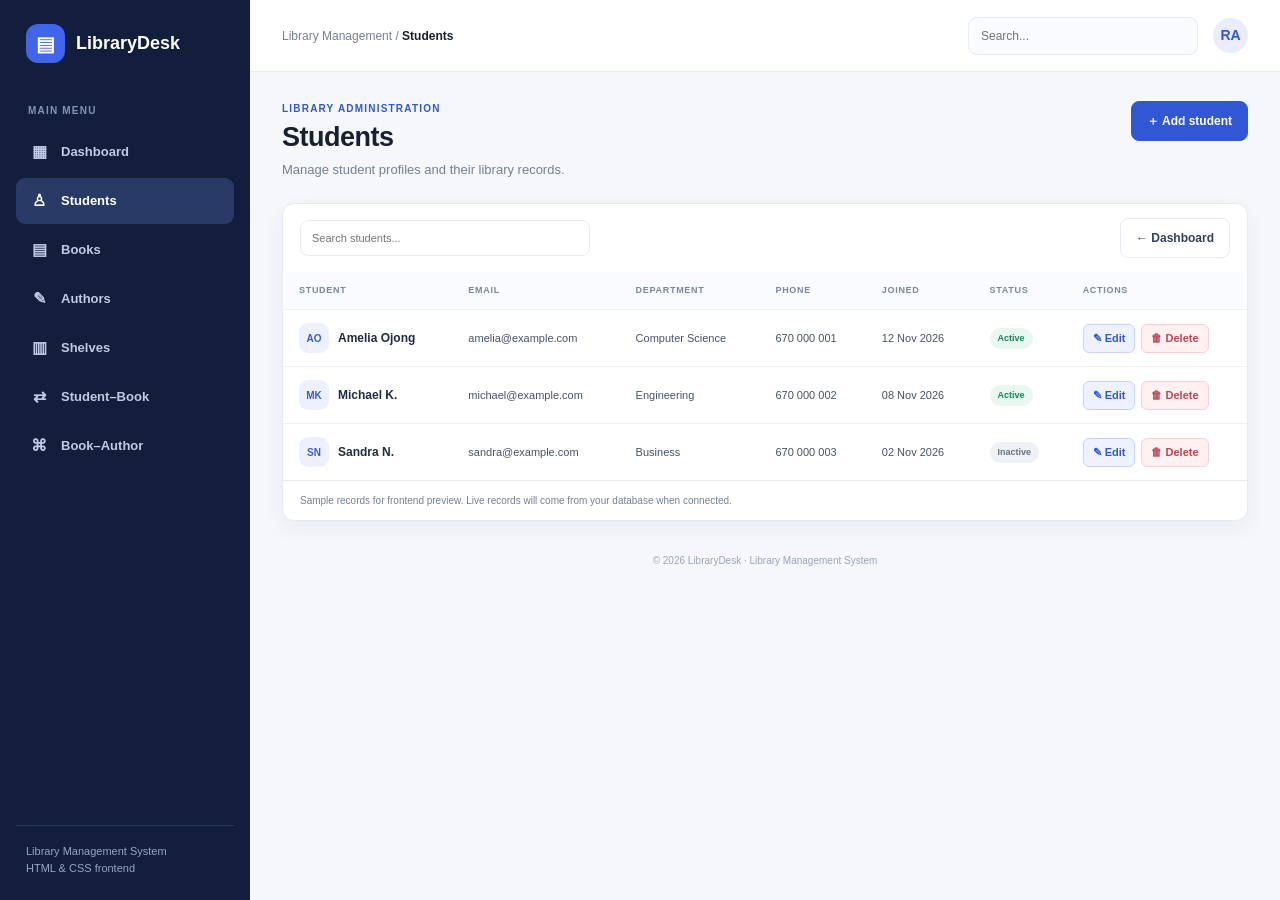
<file: frontend/library_system_frontend/students.html>
<!DOCTYPE html>
<html lang="en">
  <head>
    <meta charset="UTF-8">
    <meta name="viewport" content="width=device-width, initial-scale=1.0">
    <title>Students | Library Management System</title>
    <link rel="stylesheet" href="css/style.css">
  </head>
  <body>
    <div class="layout">
      <!-- Sidebar Navigation -->
      <aside class="sidebar">
        <a class="brand" href="index.html">
          <span class="brand-icon">▤</span>
          <span>LibraryDesk</span>
        </a>

        <div class="nav-label">Main menu</div>
        <nav class="nav">
          <a href="index.html">
            <span class="nav-icon">▦</span>
            <span>Dashboard</span>
          </a>
          <a class="active" href="students.html">
            <span class="nav-icon">♙</span>
            <span>Students</span>
          </a>
          <a href="books.html">
            <span class="nav-icon">▤</span>
            <span>Books</span>
          </a>
          <a href="authors.html">
            <span class="nav-icon">✎</span>
            <span>Authors</span>
          </a>
          <a href="shelves.html">
            <span class="nav-icon">▥</span>
            <span>Shelves</span>
          </a>
          <a href="student-books.html">
            <span class="nav-icon">⇄</span>
            <span>Student–Book</span>
          </a>
          <a href="book-authors.html">
            <span class="nav-icon">⌘</span>
            <span>Book–Author</span>
          </a>
        </nav>

        <div class="side-note">
          Library Management System<br>
          HTML &amp; CSS frontend
        </div>
      </aside>

      <!-- Main Content Area -->
      <main class="main">
        <!-- Topbar -->
        <header class="topbar">
          <div class="crumb">
            <a href="index.html">Library Management</a>
            <span> / </span>
            <strong>Students</strong>
          </div>
          <div class="top-right">
            <input class="top-search" type="search" placeholder="Search...">
            <div class="avatar">RA</div>
          </div>
        </header>

        <!-- Content Section -->
        <section class="content">
          <!-- Page Header -->
          <div class="page-head">
            <div>
              <div class="eyebrow">Library administration</div>
              <h1>Students</h1>
              <p class="subtitle">Manage student profiles and their library records.</p>
            </div>
            <button class="btn" type="button" data-open-modal="createStudentModal">＋ Add student</button>
          </div>

          <!-- Students Table Panel -->
          <section class="panel">
            <div class="toolbar">
              <input class="search" type="search" placeholder="Search students...">
              <a class="btn btn-light" href="index.html">← Dashboard</a>
            </div>

            <div class="table-scroll">
              <table>
                <thead>
                  <tr>
                    <th>Student</th>
                    <th>Email</th>
                    <th>Department</th>
                    <th>Phone</th>
                    <th>Joined</th>
                    <th>Status</th>
                    <th>Actions</th>
                  </tr>
                </thead>
                <tbody>
                  <tr>
                    <td>
                      <div class="person">
                        <span class="initials">AO</span>
                        <strong>Amelia Ojong</strong>
                      </div>
                    </td>
                    <td>amelia@example.com</td>
                    <td>Computer Science</td>
                    <td>670 000 001</td>
                    <td>12 Nov 2026</td>
                    <td><span class="status">Active</span></td>
                    <td>
                      <div class="table-actions">
                        <button
                          class="btn btn-sm btn-edit"
                          type="button"
                          data-open-modal="editStudentModal"
                          data-first-name="Amelia"
                          data-last-name="Ojong"
                          data-email="amelia@example.com"
                          data-phone="670 000 001"
                          data-dept="Computer Science"
                          data-id="STU-001"
                          data-status="Active"
                        >
                          ✎ Edit
                        </button>
                        <button class="btn btn-sm btn-delete" type="button">🗑 Delete</button>
                      </div>
                    </td>
                  </tr>
                  <tr>
                    <td>
                      <div class="person">
                        <span class="initials">MK</span>
                        <strong>Michael K.</strong>
                      </div>
                    </td>
                    <td>michael@example.com</td>
                    <td>Engineering</td>
                    <td>670 000 002</td>
                    <td>08 Nov 2026</td>
                    <td><span class="status">Active</span></td>
                    <td>
                      <div class="table-actions">
                        <button
                          class="btn btn-sm btn-edit"
                          type="button"
                          data-open-modal="editStudentModal"
                          data-first-name="Michael"
                          data-last-name="K."
                          data-email="michael@example.com"
                          data-phone="670 000 002"
                          data-dept="Engineering"
                          data-id="STU-002"
                          data-status="Active"
                        >
                          ✎ Edit
                        </button>
                        <button class="btn btn-sm btn-delete" type="button">🗑 Delete</button>
                      </div>
                    </td>
                  </tr>
                  <tr>
                    <td>
                      <div class="person">
                        <span class="initials">SN</span>
                        <strong>Sandra N.</strong>
                      </div>
                    </td>
                    <td>sandra@example.com</td>
                    <td>Business</td>
                    <td>670 000 003</td>
                    <td>02 Nov 2026</td>
                    <td><span class="status inactive">Inactive</span></td>
                    <td>
                      <div class="table-actions">
                        <button
                          class="btn btn-sm btn-edit"
                          type="button"
                          data-open-modal="editStudentModal"
                          data-first-name="Sandra"
                          data-last-name="N."
                          data-email="sandra@example.com"
                          data-phone="670 000 003"
                          data-dept="Business"
                          data-id="STU-003"
                          data-status="Inactive"
                        >
                          ✎ Edit
                        </button>
                        <button class="btn btn-sm btn-delete" type="button">🗑 Delete</button>
                      </div>
                    </td>
                  </tr>
                </tbody>
              </table>
            </div>

            <div class="hint">
              Sample records for frontend preview. Live records will come from your database when connected.
            </div>
          </section>

          <!-- Footer -->
          <footer class="footer">
            © 2026 LibraryDesk · Library Management System
          </footer>
        </section>
      </main>
    </div>

    <!-- ======================================================================
         CREATE STUDENT MODAL
         ====================================================================== -->
    <div class="modal-backdrop" id="createStudentModal" aria-hidden="true" role="dialog" aria-modal="true">
      <div class="modal-card">
        <div class="modal-header">
          <div class="modal-header-text">
            <h3>Add new student</h3>
            <p>Enter the details below to register a student profile.</p>
          </div>
          <button class="modal-close" type="button" data-close-modal aria-label="Close modal">✕</button>
        </div>

        <div class="modal-body">
          <div class="notice">
            Fill out the student information below and click Save.
          </div>

          <form id="createStudentForm">
            <div class="form-grid">
              <div class="field">
                <label for="create-student-first-name">First name</label>
                <input id="create-student-first-name" type="text" placeholder="Enter first name" required>
              </div>

              <div class="field">
                <label for="create-student-last-name">Last name</label>
                <input id="create-student-last-name" type="text" placeholder="Enter last name" required>
              </div>

              <div class="field">
                <label for="create-student-email">Email address</label>
                <input id="create-student-email" type="email" placeholder="Enter email address" required>
              </div>

              <div class="field">
                <label for="create-student-phone">Phone number</label>
                <input id="create-student-phone" type="tel" placeholder="Enter phone number">
              </div>

              <div class="field">
                <label for="create-student-dept">Department</label>
                <input id="create-student-dept" type="text" placeholder="e.g. Computer Science">
              </div>

              <div class="field">
                <label for="create-student-id">Student ID</label>
                <input id="create-student-id" type="text" placeholder="e.g. STU-004">
              </div>

              <div class="field full">
                <label for="create-student-status">Account status</label>
                <select id="create-student-status">
                  <option value="Active">Active</option>
                  <option value="Inactive">Inactive</option>
                </select>
              </div>
            </div>
          </form>
        </div>

        <div class="modal-footer">
          <button class="btn btn-light" type="button" data-close-modal>Cancel</button>
          <button class="btn btn-save" type="button" data-action="Student created">Save student</button>
        </div>
      </div>
    </div>

    <!-- ======================================================================
         EDIT / UPDATE STUDENT MODAL
         ====================================================================== -->
    <div class="modal-backdrop" id="editStudentModal" aria-hidden="true" role="dialog" aria-modal="true">
      <div class="modal-card">
        <div class="modal-header">
          <div class="modal-header-text">
            <h3>Edit student profile</h3>
            <p>Update student records and library permissions.</p>
          </div>
          <button class="modal-close" type="button" data-close-modal aria-label="Close modal">✕</button>
        </div>

        <div class="modal-body">
          <form id="editStudentForm">
            <div class="form-grid">
              <div class="field">
                <label for="edit-first-name">First name</label>
                <input id="edit-first-name" type="text" placeholder="First name" required>
              </div>

              <div class="field">
                <label for="edit-last-name">Last name</label>
                <input id="edit-last-name" type="text" placeholder="Last name" required>
              </div>

              <div class="field">
                <label for="edit-email">Email address</label>
                <input id="edit-email" type="email" placeholder="Email address" required>
              </div>

              <div class="field">
                <label for="edit-phone">Phone number</label>
                <input id="edit-phone" type="tel" placeholder="Phone number">
              </div>

              <div class="field">
                <label for="edit-dept">Department</label>
                <input id="edit-dept" type="text" placeholder="Department">
              </div>

              <div class="field">
                <label for="edit-id">Student ID</label>
                <input id="edit-id" type="text" placeholder="Student ID">
              </div>

              <div class="field full">
                <label for="edit-status">Account status</label>
                <select id="edit-status">
                  <option value="Active">Active</option>
                  <option value="Inactive">Inactive</option>
                </select>
              </div>
            </div>
          </form>
        </div>

        <div class="modal-footer">
          <button class="btn btn-light" type="button" data-close-modal>Cancel</button>
          <button class="btn btn-save" type="button" data-action="Student updated">Update student</button>
        </div>
      </div>
    </div>

    <!-- JavaScript Application Script -->
    <script src="js/app.js"></script>
  </body>
</html>
</file>
<file: frontend/library_system_frontend/css/style.css>
/* ==========================================================================
   LibraryDesk - Library Management System Stylesheet
   ========================================================================== */

/* --------------------------------------------------------------------------
   1. CSS Custom Properties / Design Tokens
   -------------------------------------------------------------------------- */
:root {
  --navy: #172554;
  --blue: #3157d5;
  --blue2: #2448bf;
  --bg: #f5f7fb;
  --white: #ffffff;
  --ink: #172033;
  --muted: #738096;
  --line: #e6eaf1;
  --green: #16845e;
  --green-bg: #e8f7f0;
  --amber: #a96a16;
  --amber-bg: #fff3dc;
  --red: #bd4651;
  --red-bg: #fee2e2;
  --shadow: 0 8px 24px rgba(25, 42, 80, 0.055);
}

/* --------------------------------------------------------------------------
   2. Global Reset & Base Elements
   -------------------------------------------------------------------------- */
* {
  box-sizing: border-box;
}

body {
  margin: 0;
  background: var(--bg);
  color: var(--ink);
  font: 14px/1.5 "Segoe UI", Arial, sans-serif;
}

a {
  text-decoration: none;
  color: inherit;
}

button,
input,
select,
textarea {
  font: inherit;
}

/* --------------------------------------------------------------------------
   3. Main Application Layout & Sidebar
   -------------------------------------------------------------------------- */
.layout {
  min-height: 100vh;
  display: flex;
}

.sidebar {
  width: 250px;
  background: #121e3c;
  color: #d9e2fa;
  padding: 24px 16px;
  display: flex;
  flex-direction: column;
  flex-shrink: 0;
}

.brand {
  display: flex;
  align-items: center;
  gap: 11px;
  color: #ffffff;
  font-size: 18px;
  font-weight: 800;
  padding: 0 10px 28px;
}

.brand-icon {
  width: 39px;
  height: 39px;
  border-radius: 12px;
  background: #4165e8;
  display: grid;
  place-items: center;
  font-size: 20px;
}

.nav-label {
  padding: 12px 12px 8px;
  color: #8493b8;
  text-transform: uppercase;
  font-size: 10px;
  letter-spacing: 1.2px;
  font-weight: 800;
}

.nav a {
  display: flex;
  align-items: center;
  gap: 12px;
  padding: 11px 13px;
  margin: 3px 0;
  border-radius: 9px;
  color: #c0cbe5;
  font-size: 13px;
  font-weight: 600;
  transition: background 0.15s ease, color 0.15s ease;
}

.nav a:hover,
.nav a.active {
  background: #293a66;
  color: #ffffff;
}

.nav-icon {
  width: 20px;
  text-align: center;
  font-size: 16px;
}

.side-note {
  margin-top: auto;
  border-top: 1px solid #2c395b;
  padding: 17px 10px 0;
  color: #96a5c8;
  font-size: 11px;
}

/* --------------------------------------------------------------------------
   4. Main Content Area & Topbar
   -------------------------------------------------------------------------- */
.main {
  flex: 1;
  min-width: 0;
}

.topbar {
  height: 72px;
  background: #ffffff;
  border-bottom: 1px solid var(--line);
  display: flex;
  justify-content: space-between;
  align-items: center;
  padding: 0 32px;
}

.crumb {
  font-size: 12px;
  color: var(--muted);
}

.crumb strong {
  color: var(--ink);
}

.crumb a {
  color: var(--muted);
  transition: color 0.15s ease;
}

.crumb a:hover {
  color: var(--blue);
}

.top-right {
  display: flex;
  align-items: center;
  gap: 15px;
}

.top-search {
  width: 230px;
  padding: 9px 12px;
  border: 1px solid var(--line);
  border-radius: 9px;
  background: #fafbfe;
  font-size: 12px;
  outline: none;
  transition: border-color 0.15s ease, box-shadow 0.15s ease;
}

.top-search:focus {
  border-color: #8096ed;
  box-shadow: 0 0 0 3px #eef1ff;
}

.avatar {
  width: 35px;
  height: 35px;
  border-radius: 50%;
  display: grid;
  place-items: center;
  background: #e9edff;
  color: var(--blue);
  font-weight: 800;
}

/* --------------------------------------------------------------------------
   5. Page Header & Typography
   -------------------------------------------------------------------------- */
.content {
  max-width: 1450px;
  margin: auto;
  padding: 29px 32px 42px;
}

.page-head {
  display: flex;
  justify-content: space-between;
  align-items: flex-start;
  gap: 16px;
  margin-bottom: 23px;
}

.eyebrow {
  font-size: 10px;
  text-transform: uppercase;
  letter-spacing: 1.2px;
  color: var(--blue);
  font-weight: 800;
  margin-bottom: 5px;
}

h1 {
  font-size: 27px;
  letter-spacing: -0.5px;
  line-height: 1.2;
  margin: 0 0 7px;
}

.subtitle {
  font-size: 13px;
  color: var(--muted);
  margin: 0;
}

/* --------------------------------------------------------------------------
   6. Buttons & Interactive Links
   -------------------------------------------------------------------------- */
.btn {
  display: inline-flex;
  align-items: center;
  justify-content: center;
  gap: 7px;
  background: var(--blue);
  color: #ffffff;
  border: 1px solid var(--blue);
  border-radius: 8px;
  padding: 10px 15px;
  font-size: 12px;
  font-weight: 700;
  cursor: pointer;
  transition: background 0.15s ease, border-color 0.15s ease, transform 0.1s ease;
}

.btn:hover {
  background: var(--blue2);
  border-color: var(--blue2);
}

.btn:active {
  transform: translateY(1px);
}

.btn-light {
  background: #ffffff;
  color: #33415d;
  border-color: var(--line);
}

.btn-light:hover {
  background: #f7f9fd;
}

.btn-sm {
  padding: 5px 9px;
  font-size: 11px;
  font-weight: 600;
  border-radius: 6px;
}

.btn-edit {
  background: #eef2ff;
  color: var(--blue);
  border: 1px solid #c7d2fe;
}

.btn-edit:hover {
  background: #dfe7ff;
  color: var(--blue2);
}

.btn-delete {
  background: #fff1f2;
  color: var(--red);
  border: 1px solid #fecdd3;
}

.btn-delete:hover {
  background: #ffe4e6;
  border-color: #fda4af;
}

.link {
  color: var(--blue);
  font-weight: 700;
  font-size: 11px;
}

.link:hover {
  text-decoration: underline;
}

/* --------------------------------------------------------------------------
   7. Metric / Statistic Cards
   -------------------------------------------------------------------------- */
.stats {
  display: grid;
  grid-template-columns: repeat(4, minmax(0, 1fr));
  gap: 15px;
  margin-bottom: 20px;
}

.stat {
  background: #ffffff;
  border: 1px solid var(--line);
  border-radius: 12px;
  padding: 17px;
  box-shadow: var(--shadow);
}

.stat-top {
  display: flex;
  justify-content: space-between;
  align-items: center;
  color: var(--muted);
  font-size: 12px;
  font-weight: 600;
}

.stat-icon {
  width: 35px;
  height: 35px;
  border-radius: 10px;
  background: #eef2ff;
  color: var(--blue);
  display: grid;
  place-items: center;
  font-size: 17px;
}

.stat-value {
  font-size: 27px;
  font-weight: 800;
  letter-spacing: -0.7px;
  margin: 11px 0 1px;
}

.stat-note {
  font-size: 10px;
  color: var(--muted);
}

.up {
  color: var(--green);
  font-weight: 700;
}

/* --------------------------------------------------------------------------
   8. Panels, Toolbars & Data Tables
   -------------------------------------------------------------------------- */
.panel {
  background: #ffffff;
  border: 1px solid var(--line);
  border-radius: 12px;
  box-shadow: var(--shadow);
  overflow: hidden;
  margin-bottom: 19px;
}

.panel-head {
  display: flex;
  align-items: center;
  justify-content: space-between;
  gap: 12px;
  padding: 17px 19px;
  border-bottom: 1px solid var(--line);
}

.panel-head h2 {
  font-size: 14px;
  margin: 0;
}

.panel-head p {
  font-size: 11px;
  color: var(--muted);
  margin: 3px 0 0;
}

.panel-body {
  padding: 19px;
}

.toolbar {
  display: flex;
  align-items: center;
  justify-content: space-between;
  gap: 12px;
  padding: 14px 17px;
}

.search {
  width: min(290px, 100%);
  border: 1px solid var(--line);
  border-radius: 8px;
  padding: 9px 11px;
  font-size: 11px;
  outline: none;
  background: #ffffff;
  transition: border-color 0.15s ease, box-shadow 0.15s ease;
}

.search:focus {
  border-color: #8096ed;
  box-shadow: 0 0 0 3px #eef1ff;
}

.hint {
  font-size: 10px;
  color: var(--muted);
  padding: 12px 17px;
  border-top: 1px solid var(--line);
}

.table-scroll {
  overflow-x: auto;
}

table {
  width: 100%;
  border-collapse: collapse;
  white-space: nowrap;
}

th {
  text-align: left;
  background: #fafbfe;
  color: #7a879b;
  text-transform: uppercase;
  letter-spacing: 0.7px;
  font-size: 9px;
  padding: 12px 16px;
}

td {
  border-top: 1px solid #edf0f5;
  padding: 13px 16px;
  font-size: 11px;
  color: #46536a;
  vertical-align: middle;
}

td strong {
  color: #202c42;
  font-size: 12px;
}

.person {
  display: flex;
  align-items: center;
  gap: 9px;
}

.initials {
  width: 30px;
  height: 30px;
  border-radius: 9px;
  background: #edf1ff;
  color: #3c5bd0;
  display: grid;
  place-items: center;
  font-size: 10px;
  font-weight: 800;
}

.status {
  display: inline-block;
  padding: 4px 8px;
  border-radius: 20px;
  background: var(--green-bg);
  color: var(--green);
  font-size: 9px;
  font-weight: 800;
}

.status.pending {
  background: var(--amber-bg);
  color: var(--amber);
}

.status.inactive {
  background: #eef1f5;
  color: #657187;
}

.table-actions {
  display: inline-flex;
  align-items: center;
  gap: 6px;
}

/* --------------------------------------------------------------------------
   9. Dashboard Columns, Activity & Quick Access Grid
   -------------------------------------------------------------------------- */
.two-col {
  display: grid;
  grid-template-columns: 1.5fr 1fr;
  gap: 18px;
}

.activity {
  display: flex;
  gap: 11px;
  padding: 12px 0;
  border-bottom: 1px solid #eff1f5;
}

.activity:last-child {
  border: 0;
}

.activity-icon {
  width: 32px;
  height: 32px;
  border-radius: 9px;
  background: #eef2ff;
  color: var(--blue);
  display: grid;
  place-items: center;
  flex-shrink: 0;
}

.activity strong {
  font-size: 11px;
}

.activity p {
  font-size: 10px;
  color: var(--muted);
  margin: 2px 0 0;
}

.quick-grid {
  display: grid;
  grid-template-columns: repeat(3, 1fr);
  gap: 12px;
}

.quick-card {
  border: 1px solid var(--line);
  border-radius: 10px;
  padding: 15px;
  transition: transform 0.15s ease, box-shadow 0.15s ease, border-color 0.15s ease;
  display: block;
}

.quick-card:hover {
  transform: translateY(-2px);
  border-color: #cbd5e1;
  box-shadow: 0 4px 12px rgba(25, 42, 80, 0.08);
}

.quick-card .qicon {
  font-size: 20px;
}

.quick-card h3 {
  font-size: 12px;
  margin: 7px 0 3px;
}

.quick-card p {
  font-size: 10px;
  color: var(--muted);
  margin: 0 0 9px;
}

/* --------------------------------------------------------------------------
   10. Forms, Fields & Feedback Notices
   -------------------------------------------------------------------------- */
.form-grid {
  display: grid;
  grid-template-columns: repeat(2, minmax(0, 1fr));
  gap: 15px;
}

.field {
  display: flex;
  flex-direction: column;
  gap: 6px;
}

.field.full {
  grid-column: 1 / -1;
}

.field label {
  font-size: 11px;
  font-weight: 700;
  color: #43516a;
}

.field input,
.field select,
.field textarea {
  width: 100%;
  padding: 10px 11px;
  border: 1px solid #dfe4ed;
  border-radius: 8px;
  background: #ffffff;
  outline: none;
  font-size: 11px;
  transition: border-color 0.15s ease, box-shadow 0.15s ease;
}

.field input:focus,
.field select:focus,
.field textarea:focus {
  border-color: #8096ed;
  box-shadow: 0 0 0 3px #eef1ff;
}

.field textarea {
  min-height: 75px;
  resize: vertical;
}

.form-actions {
  display: flex;
  gap: 9px;
  margin-top: 18px;
}

.notice {
  padding: 11px 13px;
  border-radius: 8px;
  background: #f0f4ff;
  color: #53658d;
  font-size: 10px;
  margin-bottom: 16px;
}

.footer {
  text-align: center;
  color: #9aa4b5;
  font-size: 10px;
  padding: 13px;
}

/* --------------------------------------------------------------------------
   11. Modals & Dialog Overlays
   -------------------------------------------------------------------------- */
.modal-backdrop {
  position: fixed;
  inset: 0;
  background: rgba(15, 23, 42, 0.55);
  backdrop-filter: blur(4px);
  -webkit-backdrop-filter: blur(4px);
  z-index: 1000;
  display: flex;
  align-items: center;
  justify-content: center;
  padding: 20px;
  opacity: 0;
  visibility: hidden;
  transition: opacity 0.22s ease, visibility 0.22s ease;
}

.modal-backdrop.active {
  opacity: 1;
  visibility: visible;
}

.modal-card {
  background: #ffffff;
  border: 1px solid var(--line);
  border-radius: 14px;
  width: 100%;
  max-width: 580px;
  max-height: 90vh;
  display: flex;
  flex-direction: column;
  box-shadow: 0 25px 50px -12px rgba(15, 23, 42, 0.25);
  transform: translateY(-16px) scale(0.97);
  transition: transform 0.22s cubic-bezier(0.16, 1, 0.3, 1);
  overflow: hidden;
}

.modal-backdrop.active .modal-card {
  transform: translateY(0) scale(1);
}

.modal-header {
  display: flex;
  align-items: center;
  justify-content: space-between;
  padding: 18px 22px;
  border-bottom: 1px solid var(--line);
  background: #ffffff;
}

.modal-header-text h3 {
  margin: 0;
  font-size: 15px;
  font-weight: 700;
  color: var(--ink);
}

.modal-header-text p {
  margin: 3px 0 0;
  font-size: 11px;
  color: var(--muted);
}

.modal-close {
  background: transparent;
  border: none;
  font-size: 18px;
  line-height: 1;
  color: var(--muted);
  cursor: pointer;
  padding: 7px;
  border-radius: 8px;
  display: grid;
  place-items: center;
  transition: background 0.15s ease, color 0.15s ease;
}

.modal-close:hover {
  background: #f1f4f9;
  color: var(--ink);
}

.modal-body {
  padding: 22px;
  overflow-y: auto;
}

.modal-footer {
  display: flex;
  justify-content: flex-end;
  gap: 10px;
  padding: 16px 22px;
  border-top: 1px solid var(--line);
  background: #fafbfe;
}

/* --------------------------------------------------------------------------
   12. Toast Feedback Notifications
   -------------------------------------------------------------------------- */
.toast-container {
  position: fixed;
  bottom: 24px;
  right: 24px;
  z-index: 2000;
  display: flex;
  flex-direction: column;
  gap: 10px;
  pointer-events: none;
}

.toast {
  pointer-events: auto;
  display: flex;
  align-items: center;
  gap: 10px;
  background: #1e293b;
  color: #ffffff;
  padding: 12px 18px;
  border-radius: 10px;
  box-shadow: 0 10px 25px rgba(0, 0, 0, 0.2);
  font-size: 12px;
  font-weight: 600;
  opacity: 0;
  transform: translateY(12px) scale(0.95);
  transition: opacity 0.2s ease, transform 0.2s ease;
}

.toast.show {
  opacity: 1;
  transform: translateY(0) scale(1);
}

.toast span {
  display: grid;
  place-items: center;
  width: 20px;
  height: 20px;
  border-radius: 50%;
  background: var(--green);
  color: #fff;
  font-size: 11px;
  font-weight: 800;
}

/* --------------------------------------------------------------------------
   13. Responsive Media Queries
   -------------------------------------------------------------------------- */
@media (max-width: 1000px) {
  .sidebar {
    width: 215px;
  }

  .stats {
    grid-template-columns: repeat(2, 1fr);
  }

  .two-col {
    grid-template-columns: 1fr;
  }
}

@media (max-width: 700px) {
  .layout {
    display: block;
  }

  .sidebar {
    width: 100%;
    padding: 13px;
  }

  .brand {
    padding: 0 8px 12px;
  }

  .nav {
    display: flex;
    overflow-x: auto;
    gap: 4px;
  }

  .nav-label,
  .side-note {
    display: none;
  }

  .nav a {
    white-space: nowrap;
    padding: 9px;
  }

  .topbar {
    height: 58px;
    padding: 0 15px;
  }

  .top-search {
    display: none;
  }

  .content {
    padding: 20px 14px;
  }

  .page-head {
    flex-direction: column;
  }

  .stats {
    gap: 9px;
  }

  .stat {
    padding: 13px;
  }

  .stat-value {
    font-size: 22px;
  }

  .quick-grid {
    grid-template-columns: 1fr;
  }

  .form-grid {
    grid-template-columns: 1fr;
  }

  .field.full {
    grid-column: auto;
  }

  .modal-card {
    max-height: 95vh;
  }
}
</file>
